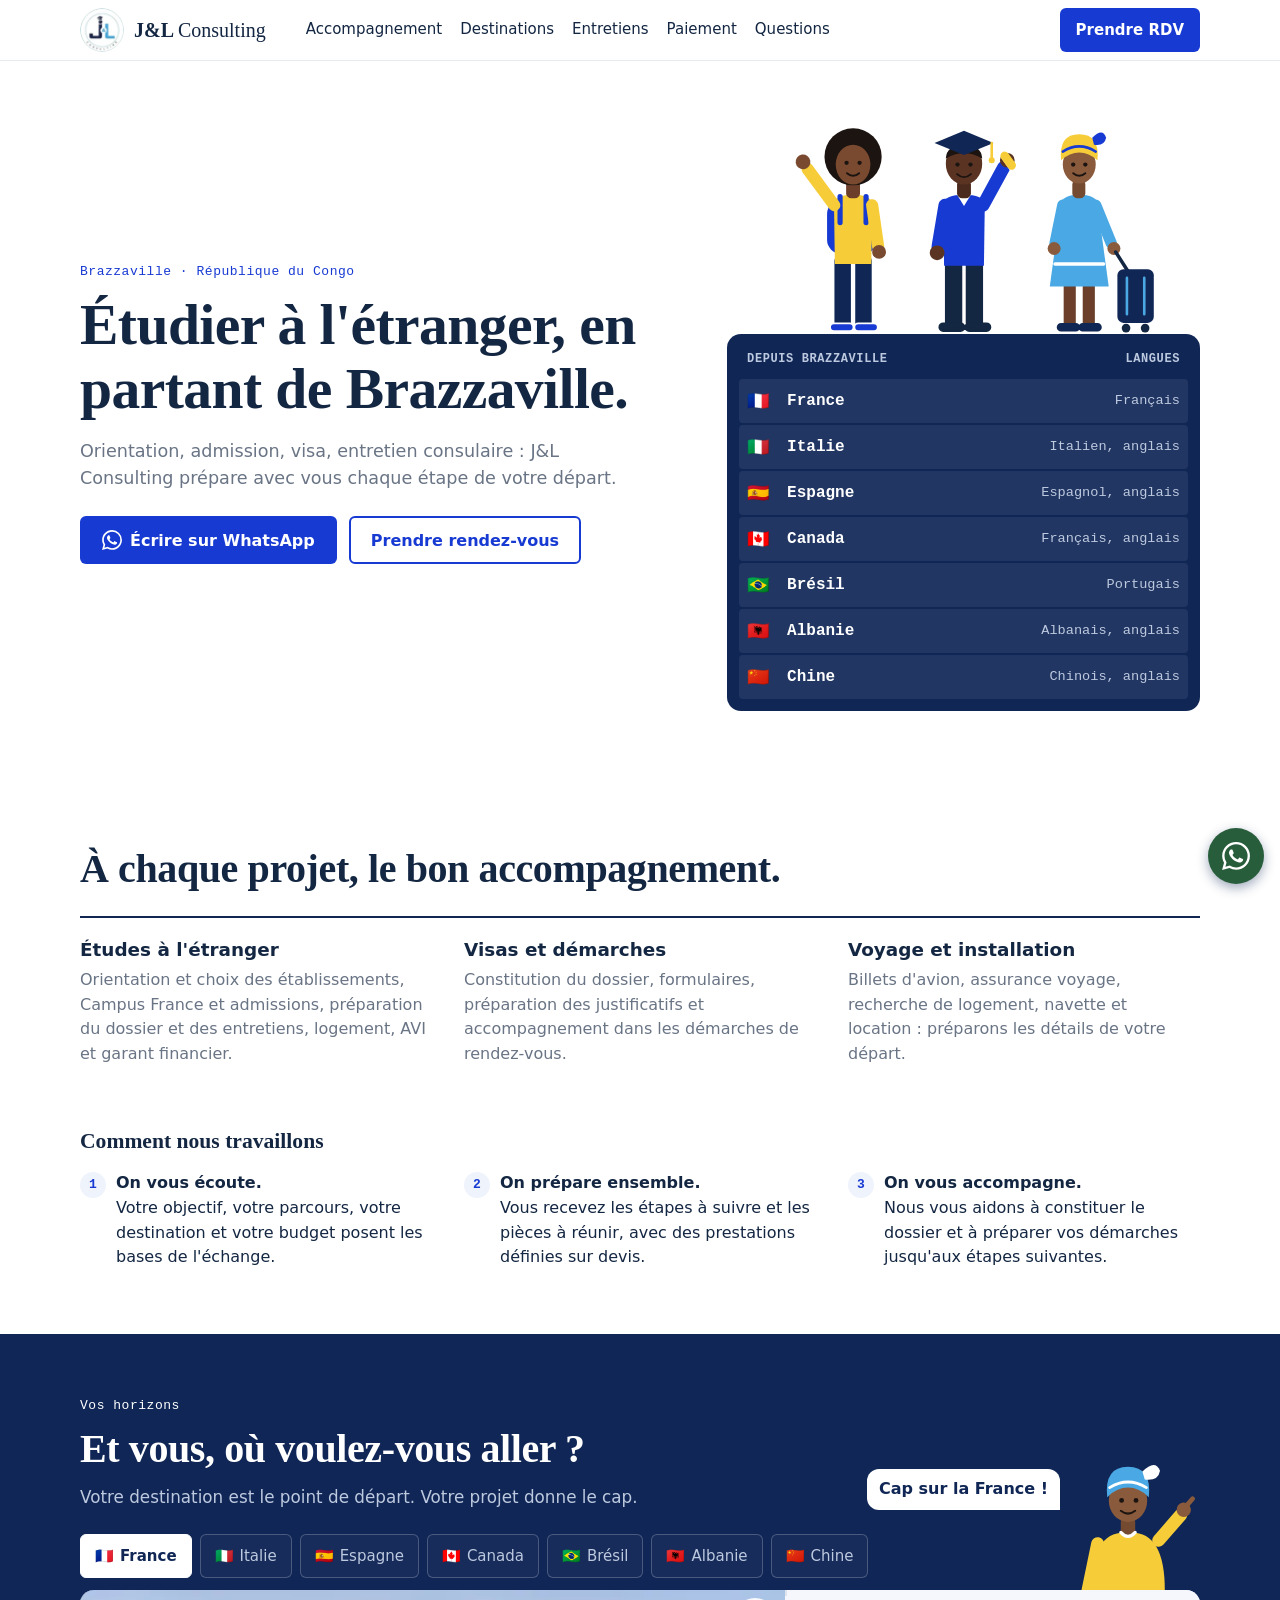
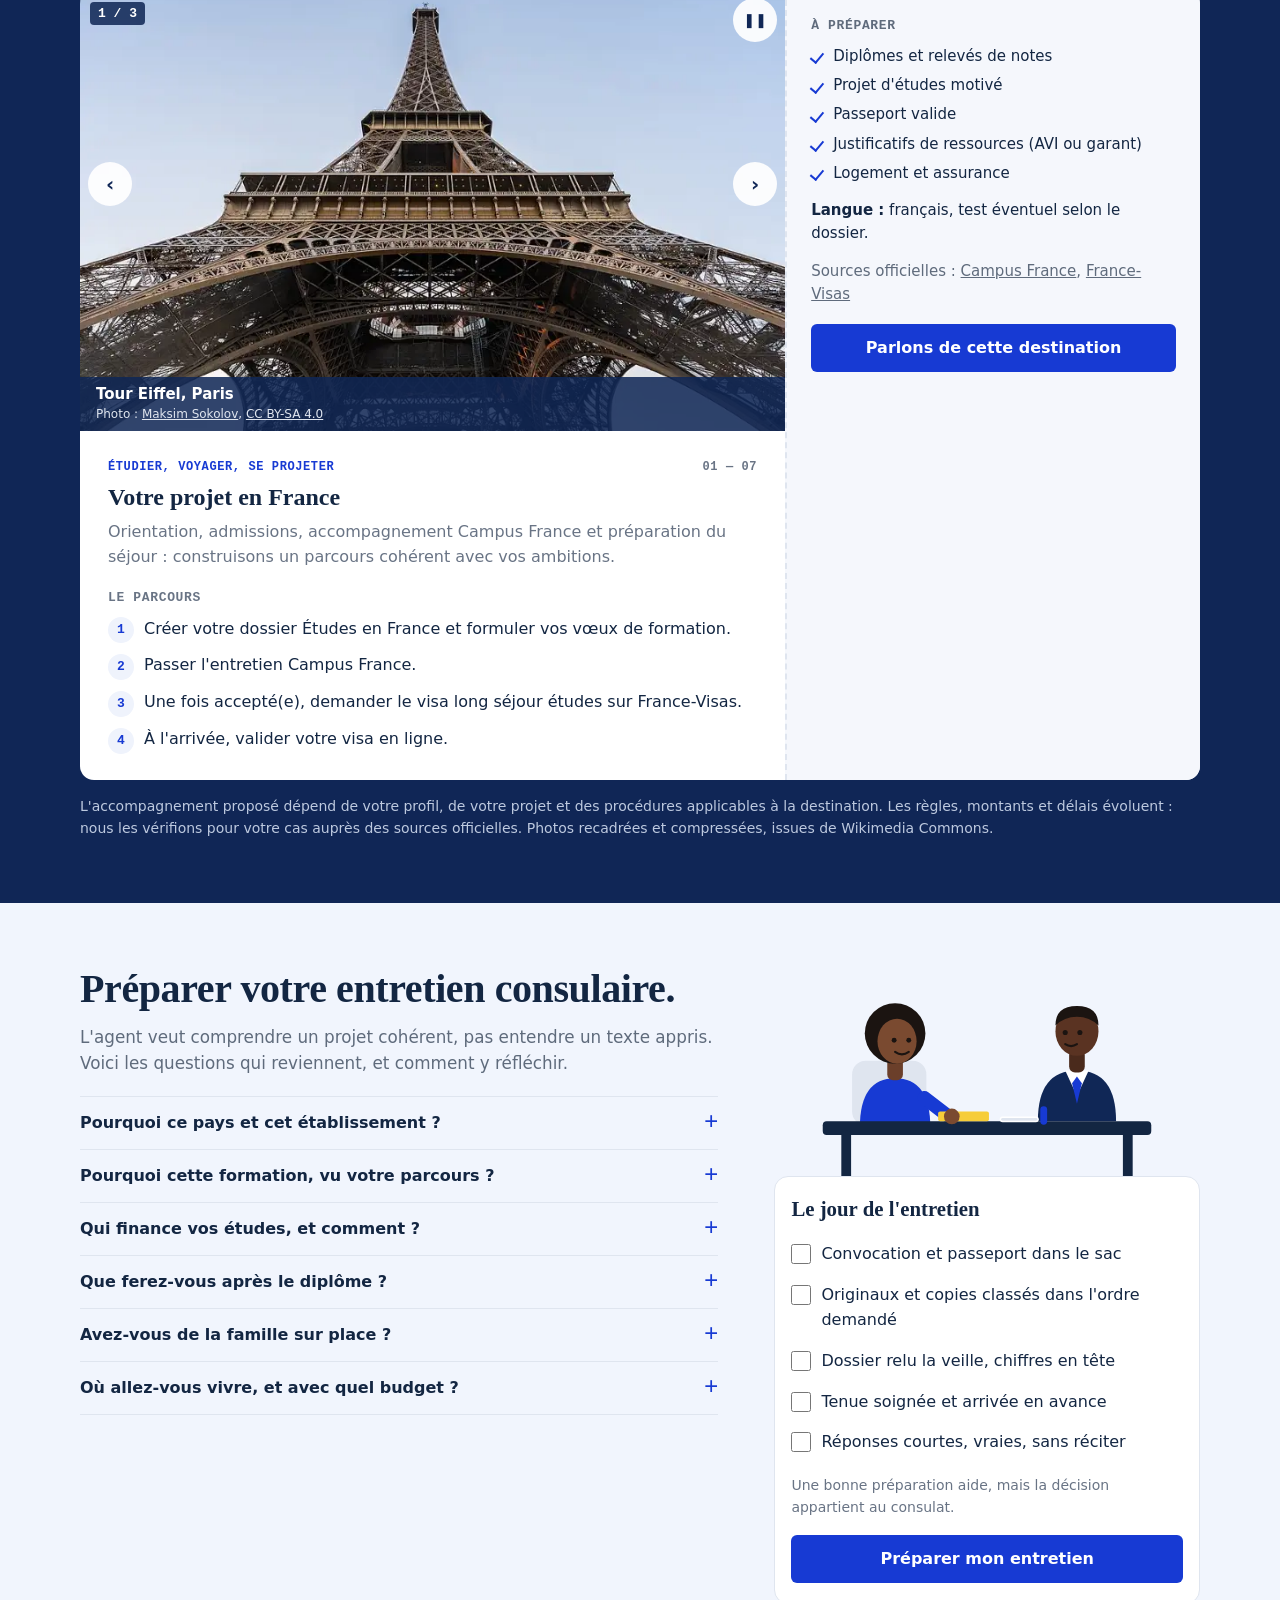
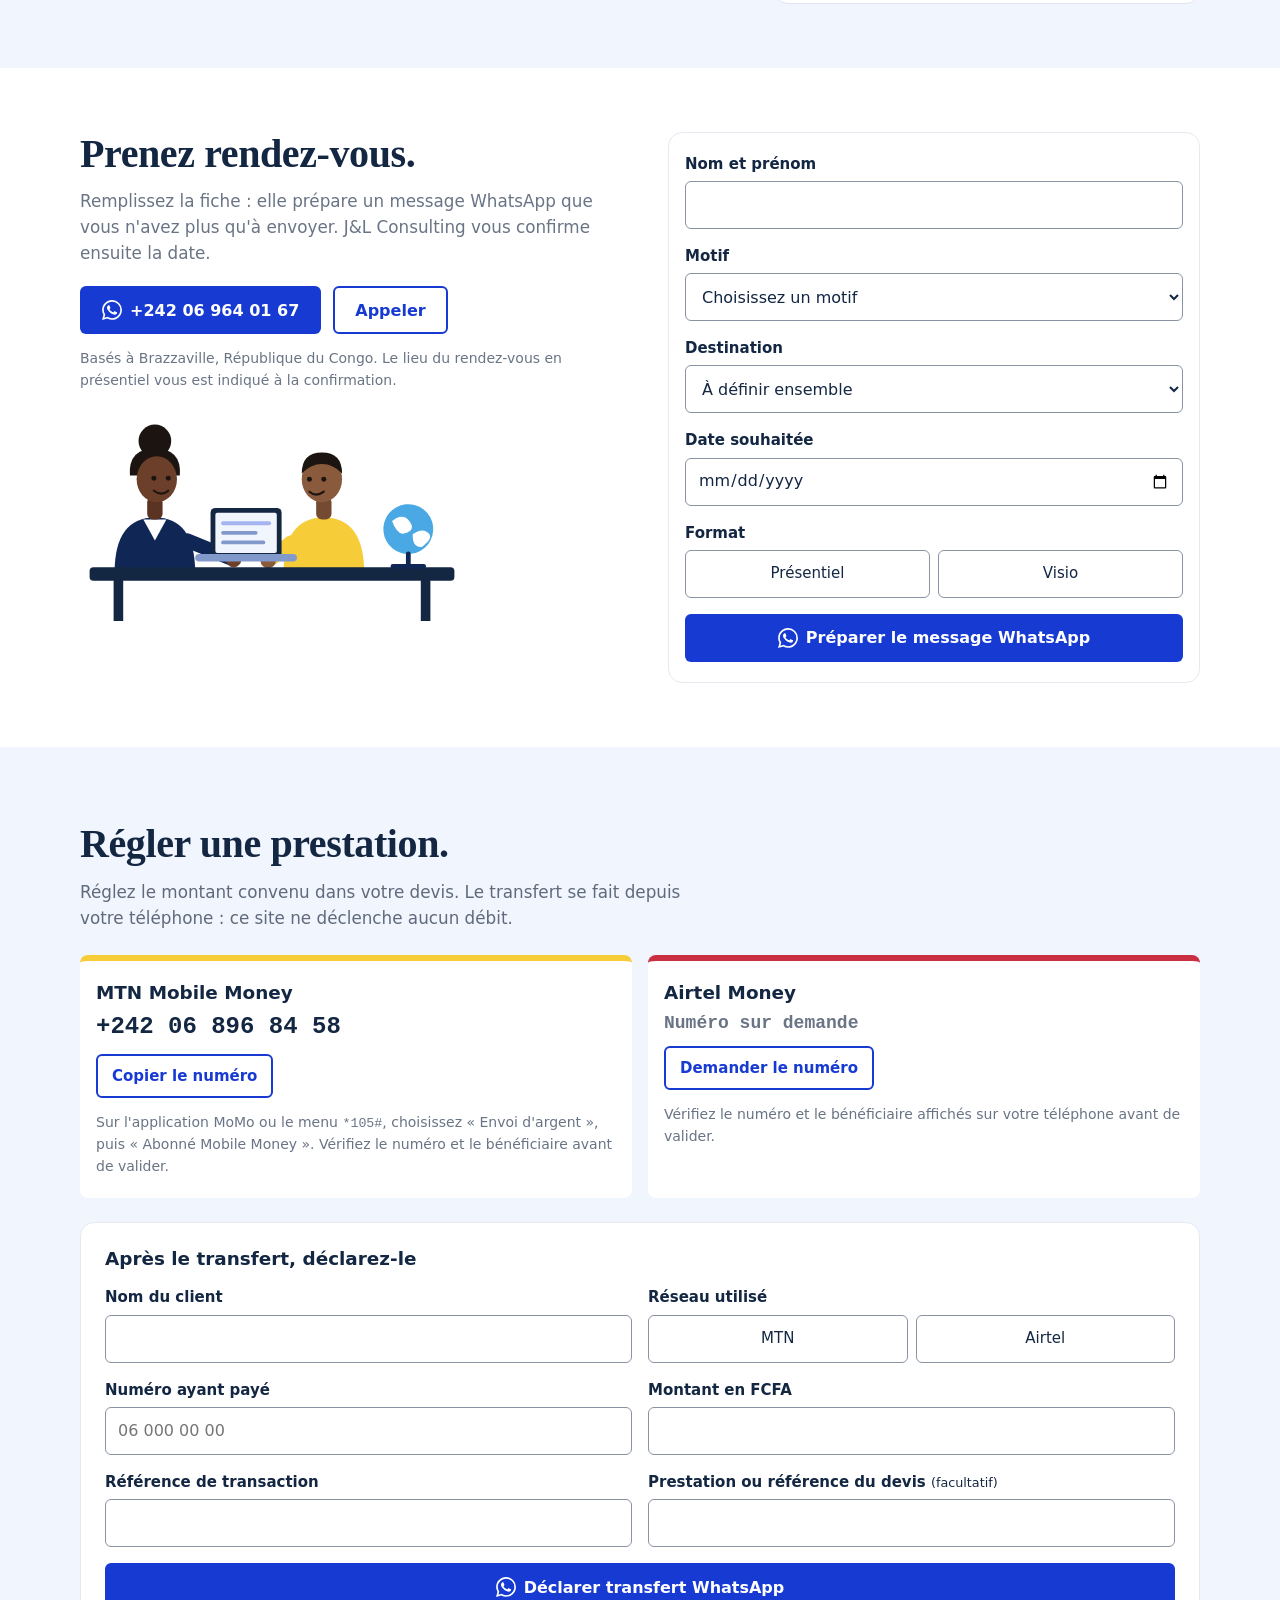
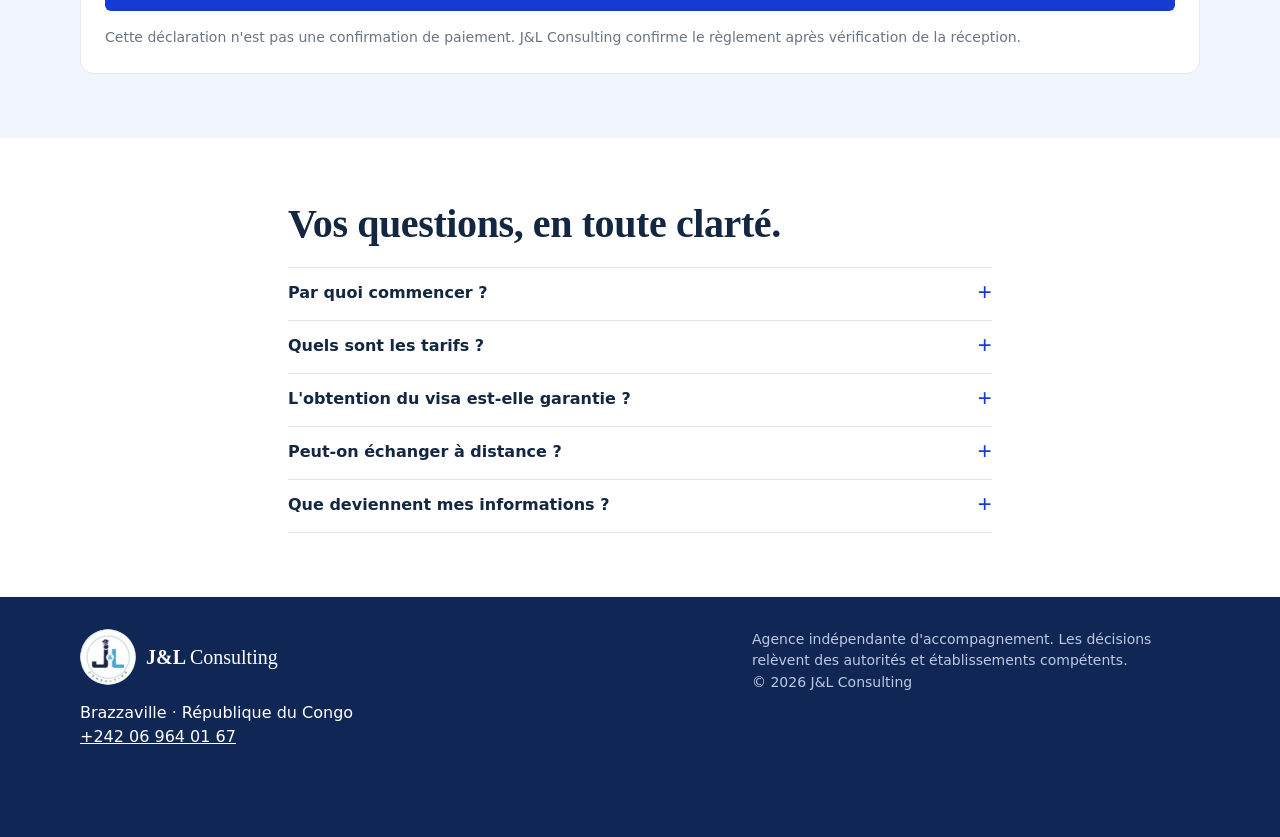
<file: index.html>
<!doctype html>
<html lang="fr">
<head>
<meta charset="utf-8">
<meta name="viewport" content="width=device-width, initial-scale=1">
<meta http-equiv="Content-Security-Policy" content="default-src 'self'; img-src 'self' https://i.ytimg.com; frame-src https://www.youtube-nocookie.com; object-src 'none'; base-uri 'self'; form-action 'none'">
<title>J&amp;L Consulting Brazzaville | Études et visas : France, Italie, Espagne, Canada, Brésil, Albanie, Chine</title>
<meta name="description" content="Orientation, admission, visa et préparation de l'entretien consulaire : J&amp;L Consulting accompagne depuis Brazzaville vos projets en France, en Italie, en Espagne, au Canada, au Brésil, en Albanie et en Chine.">
<meta name="theme-color" content="#102756">
<meta property="og:title" content="J&amp;L Consulting, votre projet à l'étranger depuis Brazzaville">
<meta property="og:description" content="France, Italie, Espagne, Canada, Brésil, Albanie, Chine : orientation, visa et entretien consulaire, étape par étape.">
<meta property="og:type" content="website">
<meta property="og:locale" content="fr_FR">
<link rel="icon" type="image/png" href="assets/favicon-64.png">
<link rel="stylesheet" href="styles.css">
<script src="app.js" defer></script>
</head>
<body>
<a class="skip" href="#contenu">Aller au contenu</a>

<svg width="0" height="0" class="sprite" aria-hidden="true">
  <symbol id="i-wa" viewBox="0 0 24 24"><path fill="currentColor" d="M17.472 14.382c-.297-.149-1.758-.867-2.03-.967-.273-.099-.471-.148-.67.15-.197.297-.767.966-.94 1.164-.173.199-.347.223-.644.075-.297-.15-1.255-.463-2.39-1.475-.883-.788-1.48-1.761-1.653-2.059-.173-.297-.018-.458.13-.606.134-.133.298-.347.446-.52.149-.174.198-.298.298-.497.099-.198.05-.371-.025-.52-.075-.149-.669-1.612-.916-2.207-.242-.579-.487-.5-.669-.51-.173-.008-.371-.01-.57-.01-.198 0-.52.074-.792.372-.272.297-1.04 1.016-1.04 2.479 0 1.462 1.065 2.875 1.213 3.074.149.198 2.096 3.2 5.077 4.487.709.306 1.262.489 1.694.625.712.227 1.36.195 1.871.118.571-.085 1.758-.719 2.006-1.413.248-.694.248-1.289.173-1.413-.074-.124-.272-.198-.57-.347m-5.421 7.403h-.004a9.87 9.87 0 01-5.031-1.378l-.361-.214-3.741.982.998-3.648-.235-.374a9.86 9.86 0 01-1.51-5.26c.001-5.45 4.436-9.884 9.888-9.884 2.64 0 5.122 1.03 6.988 2.898a9.825 9.825 0 012.893 6.994c-.003 5.45-4.437 9.884-9.885 9.884m8.413-18.297A11.815 11.815 0 0012.05 0C5.495 0 .16 5.335.157 11.892c0 2.096.547 4.142 1.588 5.945L.057 24l6.305-1.654a11.882 11.882 0 005.683 1.448h.005c6.554 0 11.89-5.335 11.893-11.893a11.821 11.821 0 00-3.48-8.413z"/></symbol>
</svg>

<header class="site-header">
  <div class="wrap header-row">
    <a class="brand" href="#accueil">
      <img src="assets/logo-96.webp" width="44" height="44" alt="">
      <span class="brand-name">J&amp;L <span>Consulting</span></span>
    </a>
    <nav class="nav" aria-label="Navigation principale">
      <a href="#accompagnement">Accompagnement</a>
      <a href="#pays">Destinations</a>
      <a href="#entretiens">Entretiens</a>
      <a href="#paiement">Paiement</a>
      <a href="#faq">Questions</a>
    </nav>
    <a class="btn btn-blue btn-small header-cta" href="#contact">Prendre RDV</a>
  </div>
</header>

<main id="contenu">

  <section class="hero" id="accueil">
    <div class="wrap hero-grid">
      <div>
        <p class="eyebrow">Brazzaville · République du Congo</p>
        <h1>Étudier à l'étranger, en partant de Brazzaville.</h1>
        <p class="lede">Orientation, admission, visa, entretien consulaire&nbsp;: J&amp;L Consulting prépare avec vous chaque étape de votre départ.</p>
        <div class="actions">
          <a class="btn btn-blue" href="https://wa.me/242069640167?text=Bonjour%20J%26L%20Consulting%2C%20je%20souhaite%20des%20informations%20sur%20vos%20services." target="_blank" rel="noopener">
            <svg class="ico" aria-hidden="true"><use href="#i-wa"/></svg> Écrire sur WhatsApp
          </a>
          <a class="btn btn-line" href="#contact">Prendre rendez-vous</a>
        </div>
      </div>

      <div class="hero-visual">
        <img class="people-hero" src="assets/personnes/groupe-depart.svg" width="480" height="252" alt="">
        <div class="board">
          <p class="board-head"><span>Depuis Brazzaville</span><span>Langues</span></p>
          <ul>
            <li><a href="#pays" data-tab="france"><span class="flag" aria-hidden="true">🇫🇷</span><span>France</span><small>Français</small></a></li>
            <li><a href="#pays" data-tab="italie"><span class="flag" aria-hidden="true">🇮🇹</span><span>Italie</span><small>Italien, anglais</small></a></li>
            <li><a href="#pays" data-tab="espagne"><span class="flag" aria-hidden="true">🇪🇸</span><span>Espagne</span><small>Espagnol, anglais</small></a></li>
            <li><a href="#pays" data-tab="canada"><span class="flag" aria-hidden="true">🇨🇦</span><span>Canada</span><small>Français, anglais</small></a></li>
            <li><a href="#pays" data-tab="bresil"><span class="flag" aria-hidden="true">🇧🇷</span><span>Brésil</span><small>Portugais</small></a></li>
            <li><a href="#pays" data-tab="albanie"><span class="flag" aria-hidden="true">🇦🇱</span><span>Albanie</span><small>Albanais, anglais</small></a></li>
            <li><a href="#pays" data-tab="chine"><span class="flag" aria-hidden="true">🇨🇳</span><span>Chine</span><small>Chinois, anglais</small></a></li>
          </ul>
        </div>
      </div>
    </div>
  </section>

  <section class="band" id="accompagnement">
    <div class="wrap">
      <h2>À chaque projet, le bon accompagnement.</h2>
      <div class="services">
        <article>
          <h3>Études à l'étranger</h3>
          <p>Orientation et choix des établissements, Campus France et admissions, préparation du dossier et des entretiens, logement, AVI et garant financier.</p>
        </article>
        <article>
          <h3>Visas et démarches</h3>
          <p>Constitution du dossier, formulaires, préparation des justificatifs et accompagnement dans les démarches de rendez-vous.</p>
        </article>
        <article>
          <h3>Voyage et installation</h3>
          <p>Billets d'avion, assurance voyage, recherche de logement, navette et location&nbsp;: préparons les détails de votre départ.</p>
        </article>
      </div>

      <h3 class="sub">Comment nous travaillons</h3>
      <ol class="steps steps-row">
        <li><strong>On vous écoute.</strong> Votre objectif, votre parcours, votre destination et votre budget posent les bases de l'échange.</li>
        <li><strong>On prépare ensemble.</strong> Vous recevez les étapes à suivre et les pièces à réunir, avec des prestations définies sur devis.</li>
        <li><strong>On vous accompagne.</strong> Nous vous aidons à constituer le dossier et à préparer vos démarches jusqu'aux étapes suivantes.</li>
      </ol>
    </div>
  </section>

  <section class="band band-dark" id="pays">
    <div class="wrap">
      <div class="dest-head">
        <div>
          <p class="eyebrow">Vos horizons</p>
          <h2>Et vous, où voulez-vous aller&nbsp;?</h2>
          <p class="intro">Votre destination est le point de départ. Votre projet donne le cap.</p>
        </div>
        <div class="guide" aria-hidden="true">
          <p class="bubble" id="bulle">Cap sur la France&nbsp;!</p>
          <img src="assets/personnes/guide.svg" width="170" height="170" alt="">
        </div>
      </div>
      <noscript><p class="note">Activez JavaScript pour parcourir les sept fiches, ou écrivez-nous au +242&nbsp;06&nbsp;964&nbsp;01&nbsp;67.</p></noscript>

      <div class="ticket">
        <div class="tabs" role="tablist" aria-label="Choisir une destination">
          <button role="tab" id="tab-france" aria-controls="fiche-france" aria-selected="true" data-bulle="Cap sur la France !"><span aria-hidden="true">🇫🇷</span> France</button>
          <button role="tab" id="tab-italie" aria-controls="fiche-italie" aria-selected="false" tabindex="-1" data-bulle="Cap sur l'Italie !"><span aria-hidden="true">🇮🇹</span> Italie</button>
          <button role="tab" id="tab-espagne" aria-controls="fiche-espagne" aria-selected="false" tabindex="-1" data-bulle="Cap sur l'Espagne !"><span aria-hidden="true">🇪🇸</span> Espagne</button>
          <button role="tab" id="tab-canada" aria-controls="fiche-canada" aria-selected="false" tabindex="-1" data-bulle="Cap sur le Canada !"><span aria-hidden="true">🇨🇦</span> Canada</button>
          <button role="tab" id="tab-bresil" aria-controls="fiche-bresil" aria-selected="false" tabindex="-1" data-bulle="Cap sur le Brésil !"><span aria-hidden="true">🇧🇷</span> Brésil</button>
          <button role="tab" id="tab-albanie" aria-controls="fiche-albanie" aria-selected="false" tabindex="-1" data-bulle="Cap sur l'Albanie !"><span aria-hidden="true">🇦🇱</span> Albanie</button>
          <button role="tab" id="tab-chine" aria-controls="fiche-chine" aria-selected="false" tabindex="-1" data-bulle="Cap sur la Chine !"><span aria-hidden="true">🇨🇳</span> Chine</button>
        </div>

        <div class="fiche" role="tabpanel" id="fiche-france" aria-labelledby="tab-france" tabindex="0">
          <div class="fiche-main">
            <section class="carousel" aria-roledescription="carrousel" aria-label="Lieux emblématiques de France">
              <ul class="slides">
                <li class="slide"><figure><img src="assets/destinations/france-tour-eiffel-480.webp" srcset="assets/destinations/france-tour-eiffel-480.webp 480w, assets/destinations/france-tour-eiffel-800.webp 800w" sizes="(min-width: 64rem) 700px, (min-width: 48rem) 63vw, 100vw" width="800" height="500" loading="lazy" alt="La tour Eiffel vue depuis sa base"><figcaption>Tour Eiffel, Paris <small>Photo&nbsp;: <a href="https://commons.wikimedia.org/wiki/File:Eiffel_Tower_in_2022_02.jpg" target="_blank" rel="noopener">Maksim Sokolov</a>, <a href="https://creativecommons.org/licenses/by-sa/4.0/deed.fr" target="_blank" rel="noopener">CC BY-SA 4.0</a></small></figcaption></figure></li>
                <li class="slide"><figure><img src="assets/destinations/france-arc-de-triomphe-480.webp" srcset="assets/destinations/france-arc-de-triomphe-480.webp 480w, assets/destinations/france-arc-de-triomphe-800.webp 800w" sizes="(min-width: 64rem) 700px, (min-width: 48rem) 63vw, 100vw" width="800" height="500" loading="lazy" alt="L'Arc de Triomphe illuminé à la tombée de la nuit"><figcaption>Arc de Triomphe, Paris <small>Photo&nbsp;: <a href="https://commons.wikimedia.org/wiki/File:Arc_de_Triomphe_de_l%27%C3%89toile_at_night_vertical_fix.jpg" target="_blank" rel="noopener">Wilfredor</a>, <a href="https://creativecommons.org/publicdomain/zero/1.0/deed.fr" target="_blank" rel="noopener">CC0</a></small></figcaption></figure></li>
                <li class="slide"><figure><img src="assets/destinations/france-mont-saint-michel-480.webp" srcset="assets/destinations/france-mont-saint-michel-480.webp 480w, assets/destinations/france-mont-saint-michel-800.webp 800w" sizes="(min-width: 64rem) 700px, (min-width: 48rem) 63vw, 100vw" width="800" height="500" loading="lazy" alt="Le Mont-Saint-Michel au lever du soleil, reflété dans l'eau"><figcaption>Mont-Saint-Michel, Normandie <small>Photo&nbsp;: <a href="https://commons.wikimedia.org/wiki/File:Mont_St_Michel_at_sunrise.jpg" target="_blank" rel="noopener">Lynx1211</a>, <a href="https://creativecommons.org/licenses/by-sa/4.0/deed.fr" target="_blank" rel="noopener">CC BY-SA 4.0</a></small></figcaption></figure></li>
              </ul>
            </section>
            <div class="fiche-text">
              <p class="kicker"><span>Étudier, voyager, se projeter</span><span class="index" aria-hidden="true">01 — 07</span></p>
              <h3>Votre projet en France</h3>
              <p>Orientation, admissions, accompagnement Campus France et préparation du séjour&nbsp;: construisons un parcours cohérent avec vos ambitions.</p>
              <h4>Le parcours</h4>
              <ol class="steps">
                <li>Créer votre dossier Études en France et formuler vos vœux de formation.</li>
                <li>Passer l'entretien Campus France.</li>
                <li>Une fois accepté(e), demander le visa long séjour études sur France-Visas.</li>
                <li>À l'arrivée, valider votre visa en ligne.</li>
              </ol>
            </div>
          </div>
          <aside class="stub">
            <h4>À préparer</h4>
            <ul class="ticks">
              <li>Diplômes et relevés de notes</li>
              <li>Projet d'études motivé</li>
              <li>Passeport valide</li>
              <li>Justificatifs de ressources (AVI ou garant)</li>
              <li>Logement et assurance</li>
            </ul>
            <p><strong>Langue&nbsp;:</strong> français, test éventuel selon le dossier.</p>
            <p class="source">Sources officielles&nbsp;: <a href="https://www.campusfrance.org/fr" target="_blank" rel="noopener">Campus France</a>, <a href="https://france-visas.gouv.fr/" target="_blank" rel="noopener">France-Visas</a></p>
            <a class="btn btn-blue" href="#contact" data-dest="France">Parlons de cette destination</a>
          </aside>
        </div>

        <div class="fiche" role="tabpanel" id="fiche-italie" aria-labelledby="tab-italie" tabindex="0" hidden>
          <div class="fiche-main">
            <section class="carousel" aria-roledescription="carrousel" aria-label="Lieux emblématiques d'Italie">
              <ul class="slides">
                <li class="slide"><figure><img src="assets/destinations/italie-colisee-480.webp" srcset="assets/destinations/italie-colisee-480.webp 480w, assets/destinations/italie-colisee-800.webp 800w" sizes="(min-width: 64rem) 700px, (min-width: 48rem) 63vw, 100vw" width="800" height="500" loading="lazy" alt="Le Colisée de Rome vu depuis le Forum romain"><figcaption>Colisée, Rome <small>Photo&nbsp;: <a href="https://commons.wikimedia.org/wiki/File:Colosseum_of_Rome_and_Roman_forum.jpg" target="_blank" rel="noopener">Wilfredor</a>, <a href="https://creativecommons.org/publicdomain/zero/1.0/deed.fr" target="_blank" rel="noopener">CC0</a></small></figcaption></figure></li>
                <li class="slide"><figure><img src="assets/destinations/italie-venise-480.webp" srcset="assets/destinations/italie-venise-480.webp 480w, assets/destinations/italie-venise-800.webp 800w" sizes="(min-width: 64rem) 700px, (min-width: 48rem) 63vw, 100vw" width="800" height="500" loading="lazy" alt="Le pont du Rialto sur le Grand Canal à Venise"><figcaption>Pont du Rialto, Venise <small>Photo&nbsp;: <a href="https://commons.wikimedia.org/wiki/File:Rialto_2025_6.jpg" target="_blank" rel="noopener">kallerna</a>, <a href="https://creativecommons.org/licenses/by-sa/4.0/deed.fr" target="_blank" rel="noopener">CC BY-SA 4.0</a></small></figcaption></figure></li>
                <li class="slide"><figure><img src="assets/destinations/italie-tour-de-pise-480.webp" srcset="assets/destinations/italie-tour-de-pise-480.webp 480w, assets/destinations/italie-tour-de-pise-800.webp 800w" sizes="(min-width: 64rem) 700px, (min-width: 48rem) 63vw, 100vw" width="800" height="500" loading="lazy" alt="La tour de Pise et la cathédrale sur la Piazza dei Miracoli"><figcaption>Tour de Pise, Toscane <small>Photo&nbsp;: <a href="https://commons.wikimedia.org/wiki/File:Piazza_dei_Miracoli_(Pisa)_2023.jpg" target="_blank" rel="noopener">PaestumPaestum</a>, <a href="https://creativecommons.org/licenses/by/4.0/deed.fr" target="_blank" rel="noopener">CC BY 4.0</a></small></figcaption></figure></li>
              </ul>
            </section>
            <div class="fiche-text">
              <p class="kicker"><span>Une nouvelle perspective</span><span class="index" aria-hidden="true">02 — 07</span></p>
              <h3>Votre projet en Italie</h3>
              <p>Projet d'études, préparation administrative, justificatifs financiers ou logement&nbsp;: échangeons sur les étapes de votre mobilité en Italie.</p>
              <h4>Le parcours</h4>
              <ol class="steps">
                <li>Choisir une formation et obtenir la confirmation de l'établissement.</li>
                <li>Faire la préinscription sur le portail Universitaly et, si elle est demandée, la reconnaissance de vos diplômes.</li>
                <li>Demander le visa d'études de long séjour auprès du poste consulaire compétent pour le Congo.</li>
                <li>À l'arrivée, demander le permis de séjour dans les 8 jours.</li>
              </ol>
            </div>
          </div>
          <aside class="stub">
            <h4>À préparer</h4>
            <ul class="ticks">
              <li>Confirmation d'admission</li>
              <li>Passeport valide</li>
              <li>Diplômes traduits et, si demandée, déclaration de valeur</li>
              <li>Preuve de ressources</li>
              <li>Logement et assurance santé</li>
            </ul>
            <p><strong>Langue&nbsp;:</strong> italien ou anglais selon le programme.</p>
            <p class="source">Source officielle&nbsp;: <a href="https://www.universitaly.it/" target="_blank" rel="noopener">Universitaly</a></p>
            <a class="btn btn-blue" href="#contact" data-dest="Italie">Parlons de cette destination</a>
          </aside>
        </div>

        <div class="fiche" role="tabpanel" id="fiche-espagne" aria-labelledby="tab-espagne" tabindex="0" hidden>
          <div class="fiche-main">
            <section class="carousel" aria-roledescription="carrousel" aria-label="Lieux emblématiques d'Espagne">
              <ul class="slides">
                <li class="slide"><figure><img src="assets/destinations/espagne-sagrada-familia-480.webp" srcset="assets/destinations/espagne-sagrada-familia-480.webp 480w, assets/destinations/espagne-sagrada-familia-800.webp 800w" sizes="(min-width: 64rem) 700px, (min-width: 48rem) 63vw, 100vw" width="800" height="500" loading="lazy" alt="Les tours de la Sagrada Família sur un ciel bleu"><figcaption>Sagrada Família, Barcelone <small>Photo&nbsp;: <a href="https://commons.wikimedia.org/wiki/File:Sagrada_Familia_Barcelona_2.jpg" target="_blank" rel="noopener">kallerna</a>, <a href="https://creativecommons.org/licenses/by-sa/4.0/deed.fr" target="_blank" rel="noopener">CC BY-SA 4.0</a></small></figcaption></figure></li>
                <li class="slide"><figure><img src="assets/destinations/espagne-alhambra-480.webp" srcset="assets/destinations/espagne-alhambra-480.webp 480w, assets/destinations/espagne-alhambra-800.webp 800w" sizes="(min-width: 64rem) 700px, (min-width: 48rem) 63vw, 100vw" width="800" height="500" loading="lazy" alt="L'Alhambra de Grenade à l'aube, devant les montagnes"><figcaption>Alhambra, Grenade <small>Photo&nbsp;: <a href="https://commons.wikimedia.org/wiki/File:Dawn_Charles_V_Palace_Alhambra_Granada_Andalusia_Spain.jpg" target="_blank" rel="noopener">Jebulon</a>, <a href="https://creativecommons.org/publicdomain/zero/1.0/deed.fr" target="_blank" rel="noopener">CC0</a></small></figcaption></figure></li>
                <li class="slide"><figure><img src="assets/destinations/espagne-plaza-de-espana-480.webp" srcset="assets/destinations/espagne-plaza-de-espana-480.webp 480w, assets/destinations/espagne-plaza-de-espana-800.webp 800w" sizes="(min-width: 64rem) 700px, (min-width: 48rem) 63vw, 100vw" width="800" height="500" loading="lazy" alt="La Plaza de España et son canal à Séville"><figcaption>Plaza de España, Séville <small>Photo&nbsp;: <a href="https://commons.wikimedia.org/wiki/File:Plaza_de_Espa%C3%B1a,_Seville_3.jpg" target="_blank" rel="noopener">kallerna</a>, <a href="https://creativecommons.org/licenses/by-sa/4.0/deed.fr" target="_blank" rel="noopener">CC BY-SA 4.0</a></small></figcaption></figure></li>
              </ul>
            </section>
            <div class="fiche-text">
              <p class="kicker"><span>Donner un nouvel élan à son parcours</span><span class="index" aria-hidden="true">03 — 07</span></p>
              <h3>Votre projet en Espagne</h3>
              <p>Vous envisagez des études ou un voyage en Espagne&nbsp;? Précisons votre objectif pour définir ensemble les démarches et les services adaptés.</p>
              <h4>Le parcours</h4>
              <ol class="steps">
                <li>Choisir une formation et obtenir l'admission. En licence, faire reconnaître votre baccalauréat (homologation ou UNEDasiss) selon l'établissement.</li>
                <li>Demander le visa d'études auprès du consulat d'Espagne compétent pour le Congo.</li>
                <li>Si le séjour dépasse six mois, demander la carte d'étranger (TIE) dans le mois suivant l'arrivée.</li>
              </ol>
            </div>
          </div>
          <aside class="stub">
            <h4>À préparer</h4>
            <ul class="ticks">
              <li>Lettre d'admission</li>
              <li>Passeport valide</li>
              <li>Preuve de ressources</li>
              <li>Assurance santé</li>
              <li>Certificat médical et casier judiciaire si demandés</li>
            </ul>
            <p><strong>Langue&nbsp;:</strong> espagnol, parfois anglais selon le programme.</p>
            <p class="source">Source officielle&nbsp;: <a href="https://www.exteriores.gob.es/" target="_blank" rel="noopener">Ministère espagnol des Affaires étrangères</a></p>
            <a class="btn btn-blue" href="#contact" data-dest="Espagne">Parlons de cette destination</a>
          </aside>
        </div>

        <div class="fiche" role="tabpanel" id="fiche-canada" aria-labelledby="tab-canada" tabindex="0" hidden>
          <div class="fiche-main">
            <section class="carousel" aria-roledescription="carrousel" aria-label="Lieux emblématiques du Canada">
              <ul class="slides">
                <li class="slide"><figure><img src="assets/destinations/canada-tour-cn-480.webp" srcset="assets/destinations/canada-tour-cn-480.webp 480w, assets/destinations/canada-tour-cn-800.webp 800w" sizes="(min-width: 64rem) 700px, (min-width: 48rem) 63vw, 100vw" width="800" height="500" loading="lazy" alt="La tour CN dans le panorama de Toronto"><figcaption>Tour CN, Toronto <small>Photo&nbsp;: <a href="https://commons.wikimedia.org/wiki/File:Toronto_skyline_as_viewed_from_Ireland_Park.jpg" target="_blank" rel="noopener">Maksim Sokolov</a>, <a href="https://creativecommons.org/licenses/by-sa/4.0/deed.fr" target="_blank" rel="noopener">CC BY-SA 4.0</a></small></figcaption></figure></li>
                <li class="slide"><figure><img src="assets/destinations/canada-chateau-frontenac-480.webp" srcset="assets/destinations/canada-chateau-frontenac-480.webp 480w, assets/destinations/canada-chateau-frontenac-800.webp 800w" sizes="(min-width: 64rem) 700px, (min-width: 48rem) 63vw, 100vw" width="800" height="500" loading="lazy" alt="Le Château Frontenac à Québec au crépuscule"><figcaption>Château Frontenac, Québec <small>Photo&nbsp;: <a href="https://commons.wikimedia.org/wiki/File:Chateau_Frontenac_at_dusk_in_Quebec_City.jpg" target="_blank" rel="noopener">Wilfredor</a>, <a href="https://creativecommons.org/publicdomain/zero/1.0/deed.fr" target="_blank" rel="noopener">CC0</a></small></figcaption></figure></li>
                <li class="slide"><figure><img src="assets/destinations/canada-chutes-niagara-480.webp" srcset="assets/destinations/canada-chutes-niagara-480.webp 480w, assets/destinations/canada-chutes-niagara-800.webp 800w" sizes="(min-width: 64rem) 700px, (min-width: 48rem) 63vw, 100vw" width="800" height="500" loading="lazy" alt="Les chutes du Niagara côté canadien"><figcaption>Chutes du Niagara, Ontario <small>Photo&nbsp;: <a href="https://commons.wikimedia.org/wiki/File:Horseshoe_Falls_(Niagara_Falls).jpg" target="_blank" rel="noopener">Maksimsokolov</a>, <a href="https://creativecommons.org/licenses/by-sa/4.0/deed.fr" target="_blank" rel="noopener">CC BY-SA 4.0</a></small></figcaption></figure></li>
              </ul>
            </section>
            <div class="fiche-text">
              <p class="kicker"><span>Voir plus loin</span><span class="index" aria-hidden="true">04 — 07</span></p>
              <h3>Votre projet au Canada</h3>
              <p>Préparez votre projet de voyage et votre dossier avec un accompagnement personnalisé. Chaque situation mérite une analyse attentive avant d'engager les démarches.</p>
              <h4>Le parcours</h4>
              <ol class="steps">
                <li>Choisir un établissement d'enseignement désigné et obtenir sa lettre d'acceptation.</li>
                <li>Au Québec, demander le CAQ. Ailleurs, obtenir l'attestation de la province ou du territoire lorsqu'elle est exigée.</li>
                <li>Déposer la demande de permis d'études en ligne auprès d'IRCC, puis donner vos données biométriques.</li>
              </ol>
            </div>
          </div>
          <aside class="stub">
            <h4>À préparer</h4>
            <ul class="ticks">
              <li>Lettre d'acceptation</li>
              <li>Passeport valide</li>
              <li>Preuve de fonds pour les frais et la vie sur place</li>
              <li>Diplômes et relevés de notes</li>
              <li>Lettre expliquant votre projet</li>
            </ul>
            <p><strong>Langue&nbsp;:</strong> français ou anglais, test parfois exigé.</p>
            <p class="source">Source officielle&nbsp;: <a href="https://www.canada.ca/fr/immigration-refugies-citoyennete/services/etudier-canada.html" target="_blank" rel="noopener">IRCC, Canada.ca</a></p>
            <a class="btn btn-blue" href="#contact" data-dest="Canada">Parlons de cette destination</a>
          </aside>
        </div>

        <div class="fiche" role="tabpanel" id="fiche-bresil" aria-labelledby="tab-bresil" tabindex="0" hidden>
          <div class="fiche-main">
            <section class="carousel" aria-roledescription="carrousel" aria-label="Lieux emblématiques du Brésil">
              <ul class="slides">
                <li class="slide"><figure><img src="assets/destinations/bresil-christ-redempteur-480.webp" srcset="assets/destinations/bresil-christ-redempteur-480.webp 480w, assets/destinations/bresil-christ-redempteur-800.webp 800w" sizes="(min-width: 64rem) 700px, (min-width: 48rem) 63vw, 100vw" width="800" height="500" loading="lazy" alt="La statue du Christ Rédempteur à Rio de Janeiro"><figcaption>Christ Rédempteur, Rio de Janeiro <small>Photo&nbsp;: <a href="https://commons.wikimedia.org/wiki/File:Rio_de_Janeiro_-_Cristo_Redentor_01.jpg" target="_blank" rel="noopener">Arturdiasr</a>, <a href="https://creativecommons.org/licenses/by-sa/4.0/deed.fr" target="_blank" rel="noopener">CC BY-SA 4.0</a></small></figcaption></figure></li>
                <li class="slide"><figure><img src="assets/destinations/bresil-pain-de-sucre-480.webp" srcset="assets/destinations/bresil-pain-de-sucre-480.webp 480w, assets/destinations/bresil-pain-de-sucre-800.webp 800w" sizes="(min-width: 64rem) 700px, (min-width: 48rem) 63vw, 100vw" width="800" height="500" loading="lazy" alt="Le Pain de Sucre dominant la baie de Rio"><figcaption>Pain de Sucre, Rio de Janeiro <small>Photo&nbsp;: <a href="https://commons.wikimedia.org/wiki/File:Sugarloaf_Mountain,_Rio_de_Janeiro,_Brazil.jpg" target="_blank" rel="noopener">Wilfredor</a>, <a href="https://creativecommons.org/publicdomain/zero/1.0/deed.fr" target="_blank" rel="noopener">CC0</a></small></figcaption></figure></li>
                <li class="slide"><figure><img src="assets/destinations/bresil-iguacu-480.webp" srcset="assets/destinations/bresil-iguacu-480.webp 480w, assets/destinations/bresil-iguacu-800.webp 800w" sizes="(min-width: 64rem) 700px, (min-width: 48rem) 63vw, 100vw" width="800" height="500" loading="lazy" alt="Les chutes d'Iguaçu"><figcaption>Chutes d'Iguaçu <small>Photo&nbsp;: <a href="https://commons.wikimedia.org/wiki/File:Iguaz%C3%BA_Falls_06.jpg" target="_blank" rel="noopener">Bernard Gagnon</a>, <a href="https://creativecommons.org/licenses/by-sa/4.0/deed.fr" target="_blank" rel="noopener">CC BY-SA 4.0</a></small></figcaption></figure></li>
              </ul>
            </section>
            <div class="fiche-text">
              <p class="kicker"><span>Un autre horizon</span><span class="index" aria-hidden="true">05 — 07</span></p>
              <h3>Votre projet au Brésil</h3>
              <p>Un voyage au Brésil se prépare. Nous vous aidons à structurer votre demande, à réunir les pièces de votre dossier et à organiser les prochaines étapes.</p>
              <h4>Le parcours</h4>
              <ol class="steps">
                <li>Choisir entre une candidature directe et un programme de coopération (PEC-G en licence, PEC-PG en master ou doctorat), selon l'ouverture de l'année.</li>
                <li>Préparer le portugais&nbsp;: le certificat Celpe-Bras est demandé dans le cadre du PEC-G.</li>
                <li>Demander le visa temporaire d'études auprès du consulat du Brésil compétent.</li>
                <li>À l'arrivée, vous enregistrer auprès de la Police fédérale dans le délai indiqué.</li>
              </ol>
            </div>
          </div>
          <aside class="stub">
            <h4>À préparer</h4>
            <ul class="ticks">
              <li>Lettre d'admission ou de sélection</li>
              <li>Passeport valide</li>
              <li>Diplômes traduits</li>
              <li>Casier judiciaire</li>
              <li>Preuve de ressources</li>
            </ul>
            <p><strong>Langue&nbsp;:</strong> portugais.</p>
            <p class="source">Source officielle&nbsp;: <a href="https://www.gov.br/mre/pt-br" target="_blank" rel="noopener">Itamaraty, gov.br</a></p>
            <a class="btn btn-blue" href="#contact" data-dest="Brésil">Parlons de cette destination</a>
          </aside>
        </div>

        <div class="fiche" role="tabpanel" id="fiche-albanie" aria-labelledby="tab-albanie" tabindex="0" hidden>
          <div class="fiche-main">
            <section class="carousel" aria-roledescription="carrousel" aria-label="Lieux emblématiques d'Albanie">
              <ul class="slides">
                <li class="slide"><figure><img src="assets/destinations/albanie-berat-480.webp" srcset="assets/destinations/albanie-berat-480.webp 480w, assets/destinations/albanie-berat-800.webp 800w" sizes="(min-width: 64rem) 700px, (min-width: 48rem) 63vw, 100vw" width="800" height="500" loading="lazy" alt="La vieille ville de Berat au bord de la rivière Osum"><figcaption>Vieille ville de Berat <small>Photo&nbsp;: <a href="https://commons.wikimedia.org/wiki/File:The_old_city_of_Berat.jpg" target="_blank" rel="noopener">Ivan Koev</a>, <a href="https://creativecommons.org/licenses/by-sa/4.0/deed.fr" target="_blank" rel="noopener">CC BY-SA 4.0</a></small></figcaption></figure></li>
                <li class="slide"><figure><img src="assets/destinations/albanie-gjirokaster-480.webp" srcset="assets/destinations/albanie-gjirokaster-480.webp 480w, assets/destinations/albanie-gjirokaster-800.webp 800w" sizes="(min-width: 64rem) 700px, (min-width: 48rem) 63vw, 100vw" width="800" height="500" loading="lazy" alt="La tour de l'horloge du château de Gjirokastër"><figcaption>Château de Gjirokastër <small>Photo&nbsp;: <a href="https://commons.wikimedia.org/wiki/File:Gjirokast%C3%ABr_Castle_(by_Pudelek)_5_-_Clock_Tower.JPG" target="_blank" rel="noopener">Pudelek</a>, <a href="https://creativecommons.org/licenses/by-sa/4.0/deed.fr" target="_blank" rel="noopener">CC BY-SA 4.0</a></small></figcaption></figure></li>
                <li class="slide"><figure><img src="assets/destinations/albanie-tirana-480.webp" srcset="assets/destinations/albanie-tirana-480.webp 480w, assets/destinations/albanie-tirana-800.webp 800w" sizes="(min-width: 64rem) 700px, (min-width: 48rem) 63vw, 100vw" width="800" height="500" loading="lazy" alt="La statue de Skanderbeg sur la place centrale de Tirana"><figcaption>Place Skanderbeg, Tirana <small>Photo&nbsp;: <a href="https://commons.wikimedia.org/wiki/File:Monumento_a_Skanderbeg,_Tirana,_Albania,_2014-04-17,_DD_03.JPG" target="_blank" rel="noopener">Diego Delso</a>, <a href="https://creativecommons.org/licenses/by-sa/3.0/deed.fr" target="_blank" rel="noopener">CC BY-SA 3.0</a></small></figcaption></figure></li>
              </ul>
            </section>
            <div class="fiche-text">
              <p class="kicker"><span>Découvrir de nouvelles possibilités</span><span class="index" aria-hidden="true">06 — 07</span></p>
              <h3>Votre projet en Albanie</h3>
              <p>Parlons de votre séjour en Albanie. Nous vous accompagnons dans la préparation de votre projet et de vos démarches selon votre situation.</p>
              <h4>Le parcours</h4>
              <ol class="steps">
                <li>Choisir l'établissement et obtenir la lettre d'admission.</li>
                <li>Vérifier si un visa est requis et, le cas échéant, déposer la demande en ligne sur le portail e-Visa.</li>
                <li>À l'arrivée, demander le permis de séjour dans le délai indiqué.</li>
              </ol>
            </div>
          </div>
          <aside class="stub">
            <h4>À préparer</h4>
            <ul class="ticks">
              <li>Lettre d'admission</li>
              <li>Passeport valide</li>
              <li>Preuve de ressources</li>
              <li>Justificatif de logement</li>
              <li>Assurance santé</li>
            </ul>
            <p><strong>Langue&nbsp;:</strong> albanais, parfois anglais selon le programme.</p>
            <p class="source">Source officielle&nbsp;: <a href="https://e-visa.al/" target="_blank" rel="noopener">e-Visa Albanie</a></p>
            <a class="btn btn-blue" href="#contact" data-dest="Albanie">Parlons de cette destination</a>
          </aside>
        </div>

        <div class="fiche" role="tabpanel" id="fiche-chine" aria-labelledby="tab-chine" tabindex="0" hidden>
          <div class="fiche-main">
            <section class="carousel" aria-roledescription="carrousel" aria-label="Lieux emblématiques de Chine">
              <ul class="slides">
                <li class="slide"><figure><img src="assets/destinations/chine-grande-muraille-480.webp" srcset="assets/destinations/chine-grande-muraille-480.webp 480w, assets/destinations/chine-grande-muraille-800.webp 800w" sizes="(min-width: 64rem) 700px, (min-width: 48rem) 63vw, 100vw" width="800" height="500" loading="lazy" alt="La Grande Muraille serpentant sur les collines vertes"><figcaption>Grande Muraille <small>Photo&nbsp;: <a href="https://commons.wikimedia.org/wiki/File:20090529_Great_Wall_8185.jpg" target="_blank" rel="noopener">Jakub Hałun</a>, <a href="https://creativecommons.org/licenses/by-sa/3.0/deed.fr" target="_blank" rel="noopener">CC BY-SA 3.0</a></small></figcaption></figure></li>
                <li class="slide"><figure><img src="assets/destinations/chine-cite-interdite-480.webp" srcset="assets/destinations/chine-cite-interdite-480.webp 480w, assets/destinations/chine-cite-interdite-800.webp 800w" sizes="(min-width: 64rem) 700px, (min-width: 48rem) 63vw, 100vw" width="800" height="500" loading="lazy" alt="Un pavillon rouge et doré de la Cité interdite"><figcaption>Cité interdite, Pékin <small>Photo&nbsp;: <a href="https://commons.wikimedia.org/wiki/File:Beijing_forbidden_city_Belvedere_of_Embodying_Benevolence-20071018-RM-142403.jpg" target="_blank" rel="noopener">Ermell</a>, <a href="https://creativecommons.org/licenses/by-sa/4.0/deed.fr" target="_blank" rel="noopener">CC BY-SA 4.0</a></small></figcaption></figure></li>
                <li class="slide"><figure><img src="assets/destinations/chine-shanghai-480.webp" srcset="assets/destinations/chine-shanghai-480.webp 480w, assets/destinations/chine-shanghai-800.webp 800w" sizes="(min-width: 64rem) 700px, (min-width: 48rem) 63vw, 100vw" width="800" height="500" loading="lazy" alt="Les gratte-ciel de Pudong à Shanghai"><figcaption>Pudong, Shanghai <small>Photo&nbsp;: <a href="https://commons.wikimedia.org/wiki/File:Shanghai_skyline_waterfront_pudong_5166168_69_70.jpg" target="_blank" rel="noopener">Ermell</a>, <a href="https://creativecommons.org/publicdomain/zero/1.0/deed.fr" target="_blank" rel="noopener">CC0</a></small></figcaption></figure></li>
              </ul>
            </section>
            <div class="fiche-text">
              <p class="kicker"><span>Faire grandir ses ambitions</span><span class="index" aria-hidden="true">07 — 07</span></p>
              <h3>Votre projet en Chine</h3>
              <p>Pour votre projet de voyage en Chine, commençons par clarifier votre objectif et les pièces à préparer afin de constituer votre dossier avec méthode.</p>
              <h4>Le parcours</h4>
              <ol class="steps">
                <li>Choisir l'université, le programme et, si besoin, la bourse visée.</li>
                <li>Candidater, puis recevoir la lettre d'admission et le formulaire JW201 ou JW202.</li>
                <li>Demander le visa X1 (plus de 6 mois) ou X2 (6 mois ou moins).</li>
                <li>Avec un visa X1, demander le permis de résidence dans les 30 jours suivant l'arrivée.</li>
              </ol>
            </div>
          </div>
          <aside class="stub">
            <h4>À préparer</h4>
            <ul class="ticks">
              <li>Lettre d'admission et JW201 ou JW202</li>
              <li>Passeport valide</li>
              <li>Examen médical pour étrangers</li>
              <li>Diplômes et relevés certifiés</li>
              <li>Casier judiciaire si demandé</li>
            </ul>
            <p><strong>Langue&nbsp;:</strong> chinois (HSK) ou anglais selon le programme.</p>
            <p class="source">Source officielle&nbsp;: <a href="https://www.visaforchina.cn/" target="_blank" rel="noopener">Visa for China</a></p>
            <a class="btn btn-blue" href="#contact" data-dest="Chine">Parlons de cette destination</a>
          </aside>
        </div>
      </div>

      <p class="note">L'accompagnement proposé dépend de votre profil, de votre projet et des procédures applicables à la destination. Les règles, montants et délais évoluent&nbsp;: nous les vérifions pour votre cas auprès des sources officielles. Photos recadrées et compressées, issues de Wikimedia Commons.</p>
    </div>
  </section>

  <section class="band band-alt" id="entretiens">
    <div class="wrap interview">
      <div>
        <h2>Préparer votre entretien consulaire.</h2>
        <p class="intro">L'agent veut comprendre un projet cohérent, pas entendre un texte appris. Voici les questions qui reviennent, et comment y réfléchir.</p>
        <div class="faq">
          <details>
            <summary>Pourquoi ce pays et cet établissement&nbsp;?</summary>
            <p>Citez des raisons précises&nbsp;: le contenu du programme, un cours, un débouché. Évitez les généralités sur la qualité de vie.</p>
          </details>
          <details>
            <summary>Pourquoi cette formation, vu votre parcours&nbsp;?</summary>
            <p>Reliez votre dernier diplôme à la formation visée. En cas de réorientation, expliquez simplement ce qui l'a motivée.</p>
          </details>
          <details>
            <summary>Qui finance vos études, et comment&nbsp;?</summary>
            <p>Connaissez le coût annuel, le nom du garant et l'origine des fonds. Vos réponses doivent correspondre aux documents déposés.</p>
          </details>
          <details>
            <summary>Que ferez-vous après le diplôme&nbsp;?</summary>
            <p>Décrivez un projet réaliste&nbsp;: un métier, un secteur, un lieu. Il doit découler logiquement de la formation choisie.</p>
          </details>
          <details>
            <summary>Avez-vous de la famille sur place&nbsp;?</summary>
            <p>Répondez toujours la vérité, de façon cohérente avec votre dossier. Une contradiction pèse plus lourd que la réponse elle-même.</p>
          </details>
          <details>
            <summary>Où allez-vous vivre, et avec quel budget&nbsp;?</summary>
            <p>Sachez indiquer la ville, le type de logement et une estimation de vos dépenses mensuelles.</p>
          </details>
        </div>
      </div>

      <div class="interview-side">
        <img class="scene" src="assets/personnes/entretien.svg" width="360" height="214" loading="lazy" alt="">
        <div class="checklist">
          <h3>Le jour de l'entretien</h3>
          <ul>
            <li><label><input type="checkbox"> <span>Convocation et passeport dans le sac</span></label></li>
            <li><label><input type="checkbox"> <span>Originaux et copies classés dans l'ordre demandé</span></label></li>
            <li><label><input type="checkbox"> <span>Dossier relu la veille, chiffres en tête</span></label></li>
            <li><label><input type="checkbox"> <span>Tenue soignée et arrivée en avance</span></label></li>
            <li><label><input type="checkbox"> <span>Réponses courtes, vraies, sans réciter</span></label></li>
          </ul>
          <p class="small">Une bonne préparation aide, mais la décision appartient au consulat.</p>
          <a class="btn btn-blue" href="#contact" data-motif="entretien">Préparer mon entretien</a>
        </div>
      </div>
    </div>
  </section>

  <section class="band" id="temoignages" hidden>
    <div class="wrap">
      <h2>Ils ont préparé leur départ avec nous.</h2>
      <div class="quotes" id="liste-temoignages"></div>
    </div>
  </section>

  <section class="band band-alt" id="videos" hidden>
    <div class="wrap">
      <h2>En vidéo</h2>
      <div class="videos" id="liste-videos"></div>
    </div>
  </section>

  <section class="band" id="contact">
    <div class="wrap contact">
      <div>
        <h2>Prenez rendez-vous.</h2>
        <p class="intro">Remplissez la fiche&nbsp;: elle prépare un message WhatsApp que vous n'avez plus qu'à envoyer. J&amp;L Consulting vous confirme ensuite la date.</p>
        <div class="direct">
          <a class="btn btn-blue" href="https://wa.me/242069640167?text=Bonjour%20J%26L%20Consulting%2C%20je%20souhaite%20des%20informations%20sur%20vos%20services." target="_blank" rel="noopener">
            <svg class="ico" aria-hidden="true"><use href="#i-wa"/></svg> +242 06 964 01 67
          </a>
          <a class="btn btn-line" href="tel:+242069640167">Appeler</a>
        </div>
        <p class="small">Basés à Brazzaville, République du Congo. Le lieu du rendez-vous en présentiel vous est indiqué à la confirmation.</p>
        <img class="scene scene-contact" src="assets/personnes/conseil.svg" width="400" height="214" loading="lazy" alt="">
      </div>

      <form class="card form" id="form-rdv">
        <noscript><p class="note">Ce formulaire nécessite JavaScript. Écrivez-nous directement sur WhatsApp.</p></noscript>
        <div class="field">
          <label for="rdv-nom">Nom et prénom</label>
          <input id="rdv-nom" name="nom" required maxlength="80" autocomplete="name">
        </div>
        <div class="field">
          <label for="rdv-motif">Motif</label>
          <select id="rdv-motif" name="motif" required>
            <option value="">Choisissez un motif</option>
            <option value="orientation">Orientation et choix de formation</option>
            <option value="admission">Admission et Campus France</option>
            <option value="visa">Demande de visa</option>
            <option value="entretien">Préparation de l'entretien consulaire</option>
            <option value="finances">AVI et garant financier</option>
            <option value="depart">Logement, voyage et installation</option>
            <option value="autre">Autre demande</option>
          </select>
        </div>
        <div class="field">
          <label for="rdv-dest">Destination</label>
          <select id="rdv-dest" name="destination">
            <option>À définir ensemble</option>
            <option>France</option>
            <option>Italie</option>
            <option>Espagne</option>
            <option>Canada</option>
            <option>Brésil</option>
            <option>Albanie</option>
            <option>Chine</option>
          </select>
        </div>
        <div class="field">
          <label for="rdv-date">Date souhaitée</label>
          <input id="rdv-date" name="date" type="date" required>
        </div>
        <fieldset class="field">
          <legend>Format</legend>
          <div class="seg">
            <label><input type="radio" name="format" value="Présentiel à Brazzaville" required><span>Présentiel</span></label>
            <label><input type="radio" name="format" value="Visio"><span>Visio</span></label>
          </div>
        </fieldset>
        <button class="btn btn-blue" type="submit">
          <svg class="ico" aria-hidden="true"><use href="#i-wa"/></svg> Préparer le message WhatsApp
        </button>
        <p class="status" role="status" id="rdv-status"></p>
      </form>
    </div>
  </section>

  <section class="band band-alt" id="paiement">
    <div class="wrap">
      <div class="pay-head">
        <div>
          <h2>Régler une prestation.</h2>
          <p class="intro">Réglez le montant convenu dans votre devis. Le transfert se fait depuis votre téléphone&nbsp;: ce site ne déclenche aucun débit.</p>
        </div>
        <img class="scene-pay" src="assets/personnes/paiement.svg" width="200" height="180" loading="lazy" alt="">
      </div>

      <div class="pay-grid">
        <div class="momo momo-mtn">
          <h3>MTN Mobile Money</h3>
          <p class="number"><span id="num-mtn">+242 06 896 84 58</span></p>
          <button class="btn btn-line btn-small" type="button" data-copy="#num-mtn">Copier le numéro</button>
          <p class="small">Sur l'application MoMo ou le menu <code>*105#</code>, choisissez «&nbsp;Envoi d'argent&nbsp;», puis «&nbsp;Abonné Mobile Money&nbsp;». Vérifiez le numéro et le bénéficiaire avant de valider.</p>
        </div>

        <div class="momo momo-airtel">
          <h3>Airtel Money</h3>
          <div id="airtel-demande">
            <p class="number number-muted">Numéro sur demande</p>
            <a class="btn btn-line btn-small" id="airtel-link" href="https://wa.me/242069640167?text=Bonjour%20J%26L%20Consulting%2C%20je%20souhaite%20le%20num%C3%A9ro%20Airtel%20Money%20pour%20r%C3%A9gler%20une%20prestation." target="_blank" rel="noopener">Demander le numéro</a>
          </div>
          <div id="airtel-numero" hidden>
            <p class="number"><span id="num-airtel"></span></p>
            <button class="btn btn-line btn-small" type="button" data-copy="#num-airtel">Copier le numéro</button>
          </div>
          <p class="small">Vérifiez le numéro et le bénéficiaire affichés sur votre téléphone avant de valider.</p>
        </div>
      </div>

      <form class="card form form-wide" id="form-transfert">
        <h3>Après le transfert, déclarez-le</h3>
        <noscript><p class="note">Ce formulaire nécessite JavaScript. Envoyez votre référence directement sur WhatsApp.</p></noscript>
        <div class="field">
          <label for="pay-nom">Nom du client</label>
          <input id="pay-nom" name="nom" required maxlength="80" autocomplete="name">
        </div>
        <fieldset class="field">
          <legend>Réseau utilisé</legend>
          <div class="seg">
            <label><input type="radio" name="reseau" value="MTN Mobile Money" required><span>MTN</span></label>
            <label><input type="radio" name="reseau" value="Airtel Money"><span>Airtel</span></label>
          </div>
        </fieldset>
        <div class="field">
          <label for="pay-tel">Numéro ayant payé</label>
          <input id="pay-tel" name="tel" type="tel" inputmode="tel" required pattern="[0-9+ ]{6,20}" autocomplete="tel" placeholder="06 000 00 00">
        </div>
        <div class="field">
          <label for="pay-montant">Montant en FCFA</label>
          <input id="pay-montant" name="montant" type="number" inputmode="numeric" min="1" step="1" required>
        </div>
        <div class="field">
          <label for="pay-ref">Référence de transaction</label>
          <input id="pay-ref" name="ref" required maxlength="60" autocomplete="off">
        </div>
        <div class="field">
          <label for="pay-objet">Prestation ou référence du devis <small>(facultatif)</small></label>
          <input id="pay-objet" name="objet" maxlength="100">
        </div>
        <button class="btn btn-blue" type="submit">
          <svg class="ico" aria-hidden="true"><use href="#i-wa"/></svg> Déclarer transfert WhatsApp
        </button>
        <p class="small">Cette déclaration n'est pas une confirmation de paiement. J&amp;L Consulting confirme le règlement après vérification de la réception.</p>
        <p class="status" role="status" id="pay-status"></p>
      </form>
    </div>
  </section>

  <section class="band" id="faq">
    <div class="wrap narrow">
      <h2>Vos questions, en toute clarté.</h2>
      <div class="faq">
        <details>
          <summary>Par quoi commencer&nbsp;?</summary>
          <p>Présentez-nous votre objectif et la destination envisagée sur WhatsApp. Pour un projet d'études, indiquez aussi votre niveau actuel et la formation recherchée.</p>
        </details>
        <details>
          <summary>Quels sont les tarifs&nbsp;?</summary>
          <p>Le coût dépend de la destination et des services choisis. Un devis personnalisé précise les honoraires de J&amp;L Consulting et distingue les frais officiels ou de tiers, ainsi que les fonds à justifier lorsque cela s'applique.</p>
        </details>
        <details>
          <summary>L'obtention du visa est-elle garantie&nbsp;?</summary>
          <p>Non. La décision appartient uniquement aux autorités compétentes. L'accompagnement ne garantit ni un visa, ni une admission, ni un rendez-vous.</p>
        </details>
        <details>
          <summary>Peut-on échanger à distance&nbsp;?</summary>
          <p>Oui, sur WhatsApp ou en visio. Choisissez le format qui vous convient dans la fiche de rendez-vous.</p>
        </details>
        <details>
          <summary>Que deviennent mes informations&nbsp;?</summary>
          <p>Ce site ne les enregistre pas. Elles figurent uniquement dans le message WhatsApp que vous choisissez d'envoyer.</p>
        </details>
      </div>
    </div>
  </section>
</main>

<footer class="site-footer">
  <div class="wrap footer-row">
    <div>
      <p class="brand">
        <img src="assets/logo-96.webp" width="56" height="56" loading="lazy" alt="">
        <span class="brand-name">J&amp;L <span>Consulting</span></span>
      </p>
      <p>Brazzaville · République du Congo<br><a href="tel:+242069640167">+242 06 964 01 67</a></p>
    </div>
    <p class="small">Agence indépendante d'accompagnement. Les décisions relèvent des autorités et établissements compétents.<br>© 2026 J&amp;L Consulting</p>
  </div>
</footer>

<a class="fab" href="https://wa.me/242069640167?text=Bonjour%20J%26L%20Consulting%2C%20je%20souhaite%20des%20informations%20sur%20vos%20services." target="_blank" rel="noopener" aria-label="Écrire à J&amp;L Consulting sur WhatsApp">
  <svg class="ico" aria-hidden="true"><use href="#i-wa"/></svg>
</a>
</body>
</html>
</file>
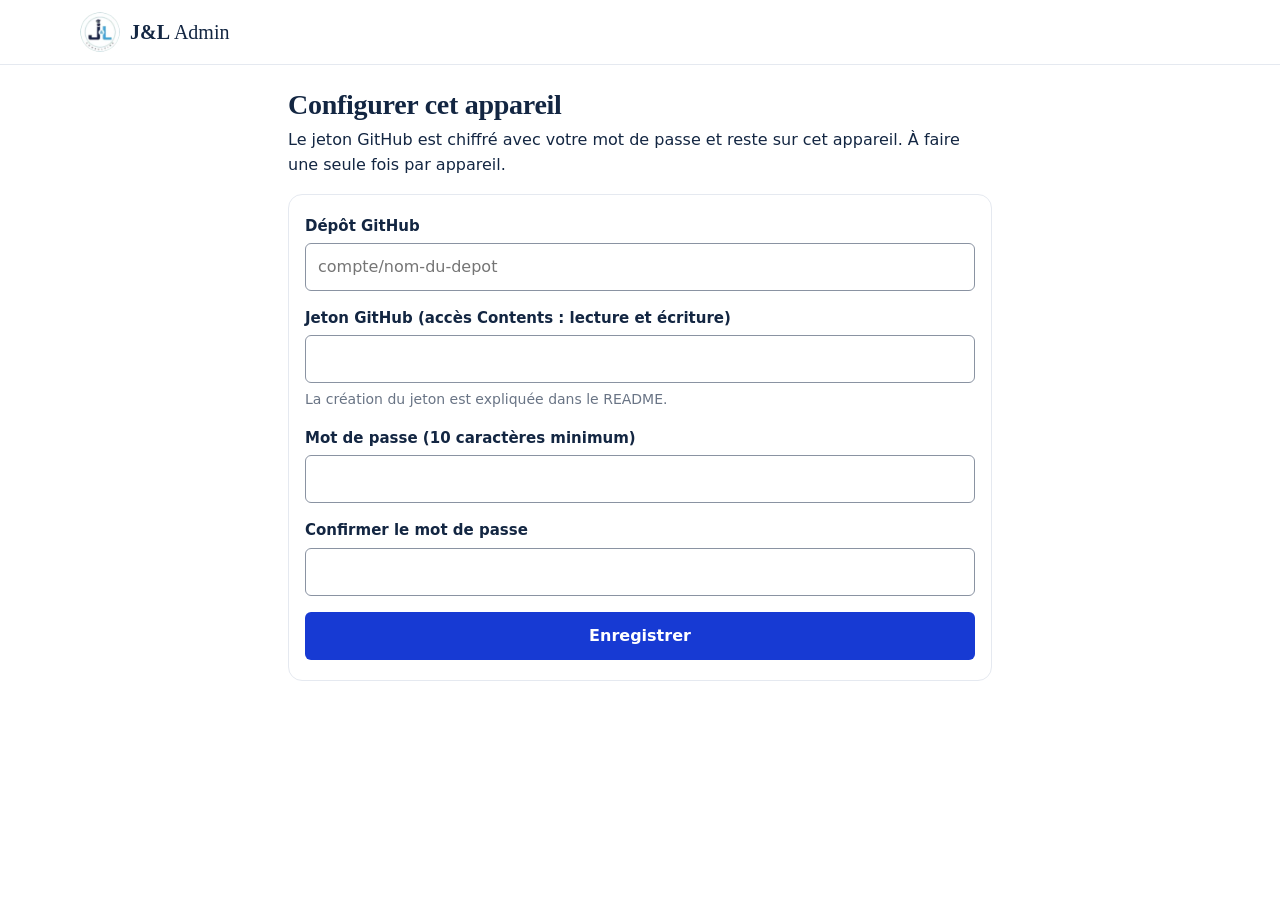
<file: admin.html>
<!doctype html>
<html lang="fr">
<head>
<meta charset="utf-8">
<meta name="viewport" content="width=device-width, initial-scale=1">
<meta http-equiv="Content-Security-Policy" content="default-src 'none'; script-src 'unsafe-inline'; style-src 'self' 'unsafe-inline'; img-src 'self' https://i.ytimg.com; connect-src https://api.github.com; base-uri 'none'; form-action 'none'">
<meta name="robots" content="noindex, nofollow">
<meta name="referrer" content="no-referrer">
<title>Administration | J&amp;L Consulting</title>
<link rel="icon" type="image/png" href="assets/favicon-64.png">
<link rel="stylesheet" href="styles.css">
<style>
  .admin-top { background: #fff; border-bottom: 1px solid var(--line); padding-block: .75rem; }
  .admin-top .wrap { display: flex; align-items: center; justify-content: space-between; gap: 1rem; }
  .admin-main { max-width: 46rem; padding-block: 1.5rem 4rem; }
  .admin-main h1 { font-size: 1.75rem; margin-bottom: .5rem; }
  .admin-main h2 { font-size: 1.35rem; margin-bottom: 1rem; }
  .admin-main section + section { margin-top: 2.5rem; }
  .admin-form { margin-top: 1rem; }
  .admin-form .btn[type="submit"] { width: 100%; }
  .link-btn { min-height: 2.75rem; padding: 0; background: none; border: 0; color: var(--red); font: 600 .9375rem var(--sans); text-decoration: underline; cursor: pointer; }
  .msg { position: sticky; top: .5rem; z-index: 5; margin-bottom: 1rem; padding: .75rem 1rem; background: var(--pale); border-left: 4px solid var(--blue); border-radius: 0 6px 6px 0; box-shadow: 0 2px 8px rgba(16, 39, 86, .2); }
  .msg.err { border-left-color: var(--red); }
  .items { margin-top: 1rem; }
  .item { display: flex; align-items: flex-start; justify-content: space-between; gap: 1rem; padding-block: .875rem; border-bottom: 1px solid var(--line); }
  .item > div { min-width: 0; }
  .item strong { display: block; }
  .item p { font-size: .9375rem; color: var(--muted); }
  .item img { display: block; width: 8rem; aspect-ratio: 16 / 9; object-fit: cover; margin-bottom: .375rem; border-radius: 4px; }
  .empty { margin-top: .75rem; color: var(--muted); }
  .hint { margin-top: .375rem; font-size: .875rem; color: var(--muted); }
</style>
</head>
<body>
<header class="admin-top">
  <div class="wrap">
    <span class="brand">
      <img src="assets/logo-96.webp" width="40" height="40" alt="">
      <span class="brand-name">J&amp;L <span>Admin</span></span>
    </span>
    <button class="btn btn-small btn-line" id="lock" type="button" hidden>Verrouiller</button>
  </div>
</header>

<main class="wrap admin-main">
  <p class="msg" id="msg" role="status" hidden></p>

  <div id="v-login" hidden>
    <h1>Connexion</h1>
    <form class="card form admin-form" id="f-login">
      <div class="field">
        <label for="l-pass">Mot de passe</label>
        <input id="l-pass" type="password" required autocomplete="current-password">
      </div>
      <button class="btn btn-blue" type="submit">Se connecter</button>
    </form>
    <button class="link-btn" id="forget" type="button">Mot de passe oublié : reconfigurer cet appareil</button>
  </div>

  <div id="v-setup" hidden>
    <h1>Configurer cet appareil</h1>
    <p>Le jeton GitHub est chiffré avec votre mot de passe et reste sur cet appareil. À faire une seule fois par appareil.</p>
    <form class="card form admin-form" id="f-setup">
      <div class="field">
        <label for="s-repo">Dépôt GitHub</label>
        <input id="s-repo" required placeholder="compte/nom-du-depot" autocomplete="off" autocapitalize="off" spellcheck="false">
      </div>
      <div class="field">
        <label for="s-token">Jeton GitHub (accès Contents : lecture et écriture)</label>
        <input id="s-token" type="password" required autocomplete="off" spellcheck="false">
        <p class="hint">La création du jeton est expliquée dans le README.</p>
      </div>
      <div class="field">
        <label for="s-pass">Mot de passe (10 caractères minimum)</label>
        <input id="s-pass" type="password" required minlength="10" autocomplete="new-password">
      </div>
      <div class="field">
        <label for="s-pass2">Confirmer le mot de passe</label>
        <input id="s-pass2" type="password" required minlength="10" autocomplete="new-password">
      </div>
      <button class="btn btn-blue" type="submit">Enregistrer</button>
    </form>
  </div>

  <div id="v-app" hidden>
    <section>
      <h2>Ajouter un témoignage</h2>
      <p class="hint">Publiez un témoignage seulement avec l'accord de la personne.</p>
      <form class="card form admin-form" id="f-testimonial">
        <div class="field">
          <label for="t-name">Nom</label>
          <input id="t-name" required maxlength="60">
        </div>
        <div class="field">
          <label for="t-country">Pays</label>
          <input id="t-country" required maxlength="40" list="pays-liste">
          <datalist id="pays-liste">
            <option value="France"><option value="Italie"><option value="Espagne"><option value="Canada"><option value="Brésil"><option value="Albanie"><option value="Chine">
          </datalist>
        </div>
        <div class="field">
          <label for="t-text">Avis</label>
          <textarea id="t-text" required maxlength="600"></textarea>
        </div>
        <button class="btn btn-blue" type="submit">Publier le témoignage</button>
      </form>
      <div class="items" id="list-testimonials"></div>
    </section>

    <section>
      <h2>Ajouter une vidéo YouTube</h2>
      <form class="card form admin-form" id="f-video">
        <div class="field">
          <label for="v-url">Lien YouTube</label>
          <input id="v-url" required inputmode="url" placeholder="https://www.youtube.com/watch?v=…" autocomplete="off">
        </div>
        <div class="field">
          <label for="v-title">Titre (facultatif)</label>
          <input id="v-title" maxlength="100">
        </div>
        <button class="btn btn-blue" type="submit">Publier la vidéo</button>
      </form>
      <div class="items" id="list-videos"></div>
    </section>
  </div>

</main>

<script>
(() => {
  'use strict';

  const STORE = 'jl-admin-v1';
  const FILE = 'data/content.json';
  const ITERATIONS = 310000;
  const IDLE_MS = 15 * 60 * 1000;

  const $ = (id) => document.getElementById(id);
  const encoder = new TextEncoder();
  const decoder = new TextDecoder();
  let session = null; // { token, repo, branch } : en mémoire uniquement
  let current = { testimonials: [], videos: [] };
  let idleTimer = null;

  /* Affichage */
  function show(view) {
    ['v-login', 'v-setup', 'v-app'].forEach((v) => { $(v).hidden = v !== view; });
    $('lock').hidden = view !== 'v-app';
  }

  function message(text, isError) {
    const box = $('msg');
    box.textContent = text;
    box.hidden = !text;
    box.className = isError ? 'msg err' : 'msg';
  }

  /* Encodage */
  function bytesToB64(bytes) {
    let bin = '';
    bytes.forEach((b) => { bin += String.fromCharCode(b); });
    return btoa(bin);
  }
  const b64ToBytes = (b64) => Uint8Array.from(atob(b64.replace(/\s/g, '')), (c) => c.charCodeAt(0));

  /* Stockage local du jeton chiffré */
  function readStore() {
    try { return JSON.parse(localStorage.getItem(STORE)); } catch (e) { return null; }
  }

  async function deriveKey(password, salt) {
    const base = await crypto.subtle.importKey('raw', encoder.encode(password), 'PBKDF2', false, ['deriveKey']);
    return crypto.subtle.deriveKey(
      { name: 'PBKDF2', salt, iterations: ITERATIONS, hash: 'SHA-256' },
      base, { name: 'AES-GCM', length: 256 }, false, ['encrypt', 'decrypt']
    );
  }

  async function saveSecret(password, repo, branch, token) {
    const salt = crypto.getRandomValues(new Uint8Array(16));
    const iv = crypto.getRandomValues(new Uint8Array(12));
    const key = await deriveKey(password, salt);
    const data = new Uint8Array(await crypto.subtle.encrypt({ name: 'AES-GCM', iv }, key, encoder.encode(token)));
    localStorage.setItem(STORE, JSON.stringify({
      repo, branch, salt: bytesToB64(salt), iv: bytesToB64(iv), data: bytesToB64(data)
    }));
  }

  async function openSecret(password, stored) {
    const key = await deriveKey(password, b64ToBytes(stored.salt));
    const plain = await crypto.subtle.decrypt(
      { name: 'AES-GCM', iv: b64ToBytes(stored.iv) }, key, b64ToBytes(stored.data)
    );
    return decoder.decode(plain);
  }

  /* API GitHub */
  async function github(token, url, options) {
    const res = await fetch('https://api.github.com/' + url, Object.assign({ cache: 'no-store' }, options, {
      headers: {
        Accept: 'application/vnd.github+json',
        Authorization: 'Bearer ' + token,
        'X-GitHub-Api-Version': '2022-11-28'
      }
    }));
    return res;
  }

  function apiError(status) {
    if (status === 401) return 'Jeton GitHub refusé ou expiré. Reconfigurez cet appareil avec un nouveau jeton.';
    if (status === 403) return 'Le jeton n\'a pas le droit d\'écrire dans ce dépôt (permission Contents).';
    if (status === 404) return 'Dépôt introuvable, ou jeton sans accès à ce dépôt.';
    if (status === 409) return 'Le fichier vient de changer sur GitHub. Réessayez.';
    return 'GitHub a répondu avec une erreur ' + status + '. Réessayez.';
  }

  async function loadContent() {
    const res = await github(session.token, 'repos/' + session.repo + '/contents/' + FILE + '?ref=' + encodeURIComponent(session.branch));
    if (res.status === 404) return { data: { testimonials: [], videos: [] }, sha: null };
    if (!res.ok) throw new Error(apiError(res.status));
    const file = await res.json();
    const data = JSON.parse(decoder.decode(b64ToBytes(file.content)));
    return {
      data: {
        testimonials: Array.isArray(data.testimonials) ? data.testimonials : [],
        videos: Array.isArray(data.videos) ? data.videos : []
      },
      sha: file.sha
    };
  }

  /* Relit toujours la dernière version avant d'écrire, pour ne rien écraser. */
  async function publish(change, commitMessage) {
    message('Publication en cours…');
    try {
      const latest = await loadContent();
      change(latest.data);
      const body = {
        message: commitMessage,
        branch: session.branch,
        content: bytesToB64(encoder.encode(JSON.stringify(latest.data, null, 2) + '\n'))
      };
      if (latest.sha) body.sha = latest.sha;
      const res = await github(session.token, 'repos/' + session.repo + '/contents/' + FILE, {
        method: 'PUT',
        body: JSON.stringify(body)
      });
      if (!res.ok) throw new Error(apiError(res.status));
      current = latest.data;
      render();
      message('Publié. Le site sera à jour dans quelques minutes.');
      return true;
    } catch (err) {
      message(err instanceof TypeError ? 'Connexion à GitHub impossible. Vérifiez votre réseau.' : err.message, true);
      return false;
    }
  }

  /* Listes */
  function make(tag, text) {
    const node = document.createElement(tag);
    if (text) node.textContent = text;
    return node;
  }

  function row(content, label, onDelete) {
    const item = make('div');
    item.className = 'item';
    const del = make('button', 'Supprimer');
    del.type = 'button';
    del.className = 'link-btn';
    del.setAttribute('aria-label', 'Supprimer ' + label);
    del.addEventListener('click', () => {
      if (window.confirm('Supprimer ' + label + ' du site ?')) onDelete();
    });
    item.append(content, del);
    return item;
  }

  function render() {
    const tList = $('list-testimonials');
    tList.replaceChildren();
    current.testimonials.forEach((t) => {
      const box = make('div');
      box.append(make('strong', t.name + ' · ' + t.country), make('p', t.text));
      tList.appendChild(row(box, 'le témoignage de ' + t.name, () => publish((d) => {
        d.testimonials = d.testimonials.filter((x) => x.id !== t.id);
      }, 'Admin : suppression du témoignage de ' + t.name)));
    });
    if (!current.testimonials.length) {
      const none = make('p', 'Aucun témoignage publié.');
      none.className = 'empty';
      tList.appendChild(none);
    }

    const vList = $('list-videos');
    vList.replaceChildren();
    current.videos.forEach((v) => {
      const box = make('div');
      const img = make('img');
      img.src = 'https://i.ytimg.com/vi/' + encodeURIComponent(v.id) + '/mqdefault.jpg';
      img.alt = '';
      box.append(img, make('strong', v.title || 'Sans titre'));
      vList.appendChild(row(box, 'la vidéo ' + (v.title || v.id), () => publish((d) => {
        d.videos = d.videos.filter((x) => x.id !== v.id);
      }, 'Admin : suppression de la vidéo ' + v.id)));
    });
    if (!current.videos.length) {
      const none = make('p', 'Aucune vidéo publiée.');
      none.className = 'empty';
      vList.appendChild(none);
    }
  }

  function youtubeId(input) {
    const value = input.trim();
    if (/^[\w-]{11}$/.test(value)) return value;
    try {
      const url = new URL(value);
      const host = url.hostname.replace(/^(www|m|music)\./, '');
      let id = null;
      if (host === 'youtu.be') id = url.pathname.split('/')[1];
      else if (host === 'youtube.com' || host === 'youtube-nocookie.com') {
        id = url.searchParams.get('v') || (url.pathname.match(/^\/(?:embed|shorts|live)\/([\w-]{11})/) || [])[1];
      }
      return /^[\w-]{11}$/.test(id || '') ? id : null;
    } catch (e) {
      return null;
    }
  }

  /* Session */
  function resetIdle() {
    clearTimeout(idleTimer);
    idleTimer = setTimeout(lock, IDLE_MS);
  }

  function lock() {
    clearTimeout(idleTimer);
    session = null;
    current = { testimonials: [], videos: [] };
    $('list-testimonials').replaceChildren();
    $('list-videos').replaceChildren();
    message('');
    show('v-login');
  }

  async function enter(token, stored) {
    session = { token, repo: stored.repo, branch: stored.branch };
    show('v-app');
    resetIdle();
    message('Chargement…');
    try {
      current = (await loadContent()).data;
      render();
      message('');
    } catch (err) {
      message(err instanceof TypeError ? 'Connexion à GitHub impossible. Vérifiez votre réseau.' : err.message, true);
    }
  }

  ['pointerdown', 'keydown'].forEach((type) => {
    document.addEventListener(type, () => { if (session) resetIdle(); });
  });

  $('lock').addEventListener('click', lock);

  $('forget').addEventListener('click', () => {
    if (!window.confirm('Effacer le jeton de cet appareil ? Il faudra saisir de nouveau un jeton GitHub valide.')) return;
    localStorage.removeItem(STORE);
    message('');
    show('v-setup');
  });

  $('f-login').addEventListener('submit', async (e) => {
    e.preventDefault();
    const stored = readStore();
    message('Vérification…');
    let token;
    try {
      token = await openSecret($('l-pass').value, stored);
    } catch (err) {
      message('Mot de passe incorrect.', true);
      return;
    }
    $('l-pass').value = '';
    enter(token, stored);
  });

  $('f-setup').addEventListener('submit', async (e) => {
    e.preventDefault();
    const repo = $('s-repo').value.trim().replace(/^https:\/\/github\.com\//, '').replace(/\/$/, '');
    const token = $('s-token').value.trim();
    if ($('s-pass').value !== $('s-pass2').value) {
      message('Les deux mots de passe ne correspondent pas.', true);
      return;
    }
    if (!/^[\w.-]+\/[\w.-]+$/.test(repo)) {
      message('Indiquez le dépôt au format compte/nom-du-depot.', true);
      return;
    }
    message('Vérification du jeton…');
    try {
      const res = await github(token, 'repos/' + repo);
      if (!res.ok) throw new Error(apiError(res.status));
      const info = await res.json();
      await saveSecret($('s-pass').value, repo, info.default_branch, token);
      e.target.reset();
      enter(token, readStore());
    } catch (err) {
      message(err instanceof TypeError ? 'Connexion à GitHub impossible. Vérifiez votre réseau.' : err.message, true);
    }
  });

  $('f-testimonial').addEventListener('submit', async (e) => {
    e.preventDefault();
    const entry = {
      id: Date.now().toString(36),
      name: $('t-name').value.trim(),
      country: $('t-country').value.trim(),
      text: $('t-text').value.trim()
    };
    if (!entry.name || !entry.country || !entry.text) {
      message('Renseignez le nom, le pays et l\'avis.', true);
      return;
    }
    const ok = await publish((d) => { d.testimonials.unshift(entry); }, 'Admin : témoignage de ' + entry.name);
    if (ok) e.target.reset();
  });

  $('f-video').addEventListener('submit', async (e) => {
    e.preventDefault();
    const id = youtubeId($('v-url').value);
    if (!id) {
      message('Ce lien YouTube n\'est pas reconnu.', true);
      return;
    }
    const title = $('v-title').value.trim();
    const ok = await publish((d) => {
      d.videos = d.videos.filter((x) => x.id !== id);
      d.videos.unshift({ id, title });
    }, 'Admin : vidéo ' + id);
    if (ok) e.target.reset();
  });

  /* Démarrage */
  if (!window.crypto || !crypto.subtle) {
    message('Ouvrez cette page en HTTPS : le chiffrement n\'est pas disponible ici.', true);
    return;
  }
  show(readStore() ? 'v-login' : 'v-setup');
})();
</script>
</body>
</html>
</file>
<file: styles.css>
/* J&L Consulting : feuille de style mobile-first, sans police ni image externes. */
:root {
  --blue: #173ad3;
  --blue-hover: #0e2ba9;
  --navy: #102756;
  --ink: #132642;
  --muted: #697485;
  --line: #e5e9f0;
  --pale: #f1f5fd;
  --soft: #eff3fc;
  --on-navy: #bdc9df;
  --field: #8a93a2;
  --green: #285d3b;
  --yellow: #f6cd39;
  --red: #c92f40;
  --serif: Georgia, "Noto Serif", Cambria, "Times New Roman", serif;
  --sans: system-ui, -apple-system, "Segoe UI", Roboto, "Helvetica Neue", Arial, sans-serif;
  --mono: ui-monospace, "SF Mono", Menlo, Consolas, "Roboto Mono", monospace;
  color-scheme: light;
}

*, *::before, *::after { box-sizing: border-box; }
[hidden] { display: none !important; }
html { -webkit-text-size-adjust: 100%; scroll-behavior: smooth; }
@media (prefers-reduced-motion: reduce) { html { scroll-behavior: auto; } }
::selection { background: #d8e2ff; color: var(--navy); }

body {
  margin: 0;
  background: #fff;
  color: var(--ink);
  font: 400 1rem/1.55 var(--sans);
  overflow-wrap: break-word;
}

h1, h2, h3, h4, p, ul, ol, figure, blockquote { margin: 0; }
ul, ol { padding: 0; list-style: none; }
h1, h2 { font-family: var(--serif); font-weight: 700; line-height: 1.12; letter-spacing: -.01em; }
h1 { font-size: clamp(2.1rem, 8.5vw, 3.6rem); }
h2 { font-size: clamp(1.7rem, 6vw, 2.5rem); }
h3 { font-size: 1.15rem; line-height: 1.3; }
a { color: inherit; }
code { font-family: var(--mono); font-size: .95em; }
small { font-size: .85em; font-weight: 400; }

:focus-visible { outline: 3px solid var(--blue); outline-offset: 2px; }
.band-dark :focus-visible, .board :focus-visible, .site-footer :focus-visible { outline-color: #fff; }
.fiche :focus-visible { outline-color: var(--blue); }
.tabs button:focus-visible { outline-offset: -5px; }
.tabs button[aria-selected="true"]:focus-visible { outline-color: var(--blue); }

.sprite { position: absolute; }
.wrap { width: 100%; max-width: 72rem; margin-inline: auto; padding-inline: 1rem; }
.narrow { max-width: 46rem; }
.small { font-size: .875rem; color: var(--muted); }
.intro { max-width: 40rem; margin-top: .75rem; font-size: 1.05rem; color: var(--muted); }
.note { margin-top: 1rem; font-size: .875rem; color: var(--muted); }

.skip { position: absolute; left: -999px; top: 0; z-index: 30; padding: .75rem 1rem; background: var(--blue); color: #fff; }
.skip:focus { left: 0; }

/* Boutons */
.btn {
  display: inline-flex; align-items: center; justify-content: center; gap: .5rem;
  min-height: 3rem; padding: .625rem 1.25rem;
  border: 2px solid transparent; border-radius: 6px;
  font: 600 1rem/1.2 var(--sans); text-align: center; text-decoration: none;
  cursor: pointer;
}
.btn-small { min-height: 2.75rem; padding: .375rem .875rem; font-size: .9375rem; }
.btn-blue { background: var(--blue); color: #fff; }
.btn-blue:hover { background: var(--blue-hover); }
.btn-line { border-color: var(--blue); color: var(--blue); background: transparent; }
.btn-line:hover { background: var(--pale); }
.ico { flex: none; width: 1.25rem; height: 1.25rem; }

/* En-tête */
.site-header { background: #fff; border-bottom: 1px solid var(--line); color: var(--ink); }
.header-row { display: flex; flex-wrap: wrap; align-items: center; justify-content: space-between; gap: 0 1rem; padding-block: .5rem 0; }
.brand { display: flex; align-items: center; gap: .625rem; font: 700 1.25rem/1 var(--serif); color: var(--ink); text-decoration: none; }
.brand img { flex: none; border-radius: 50%; }
.brand-name span { font-weight: 400; }
.nav {
  order: 3; display: flex; gap: 1.125rem; width: 100%; margin-top: .25rem;
  overflow-x: auto; scrollbar-width: none; white-space: nowrap;
}
.nav::-webkit-scrollbar { display: none; }
.nav a { display: inline-flex; align-items: center; min-height: 2.75rem; font-size: .9375rem; color: var(--ink); text-decoration: none; }
.nav a:hover { color: var(--blue); }

/* Accueil et tableau des départs */
.hero { background: #fff; padding-block: 1.5rem 3rem; }
.hero-grid { display: grid; gap: 2.25rem; }
.eyebrow { margin-bottom: .75rem; font: 500 .8125rem/1.3 var(--mono); letter-spacing: .04em; color: var(--blue); }
.lede { margin-top: 1rem; max-width: 34rem; font-size: 1.1rem; color: var(--muted); }
.actions { display: flex; flex-wrap: wrap; gap: .75rem; margin-top: 1.5rem; }

.hero-visual { display: grid; justify-items: center; min-width: 0; }
.people-hero { display: block; width: min(100%, 26rem); height: auto; margin-bottom: -1px; }
.board { width: 100%; background: var(--navy); border-radius: 14px; padding: .75rem; color: #fff; font-family: var(--mono); }
.board-head { display: flex; justify-content: space-between; gap: 1rem; padding: .25rem .5rem .625rem; font-size: .75rem; letter-spacing: .05em; color: var(--on-navy); text-transform: uppercase; }
.board li + li { margin-top: 2px; }
.board a {
  display: grid; grid-template-columns: 2rem 1fr auto; align-items: center; gap: 0 .5rem;
  min-height: 2.75rem; padding: .25rem .5rem;
  background: rgba(255, 255, 255, .07); border-radius: 4px; color: #fff; text-decoration: none;
}
.board a:hover { background: rgba(255, 255, 255, .14); }
.board .flag { font-family: var(--sans); font-size: 1.125rem; font-weight: 700; color: var(--on-navy); }
.board span { font-weight: 600; }
.board small { color: var(--on-navy); text-align: right; }

/* Sections */
.band { padding-block: 3rem; scroll-margin-top: 1rem; }
.band-alt { --muted: #5f6b7c; background: var(--pale); }
.band-dark { background: #102656; color: #fff; }
.band-dark .intro, .band-dark > .wrap > .note { color: var(--on-navy); }
.band-dark .eyebrow { color: #fff; }
.dest-head { display: flex; flex-wrap: wrap; align-items: flex-end; justify-content: space-between; gap: 1rem 2rem; }
.dest-head > div:first-child { flex: 1 1 18rem; }
.guide { display: flex; align-items: flex-end; gap: .25rem; margin-bottom: -1.5rem; }
.guide img { display: block; width: 6.5rem; height: auto; }
.bubble {
  position: relative; margin-bottom: 3.5rem; padding: .5rem .75rem;
  background: #fff; border-radius: 12px 12px 0 12px; color: var(--navy);
  font-size: .9375rem; font-weight: 600; white-space: nowrap;
}
.sub { margin-top: 2.5rem; font-family: var(--serif); font-size: 1.35rem; }

.services { display: grid; gap: 0; margin-top: 1.5rem; border-top: 1px solid var(--line); }
.services article { padding-block: 1.25rem; border-bottom: 1px solid var(--line); }
.services h3 { margin-bottom: .375rem; }
.services p { color: var(--muted); }

.steps { counter-reset: step; }
.steps li { position: relative; counter-increment: step; padding-left: 2.25rem; }
.steps li + li { margin-top: .75rem; }
.steps li::before {
  content: counter(step); position: absolute; left: 0; top: .05rem;
  width: 1.625rem; height: 1.625rem; border-radius: 50%;
  background: var(--soft); color: var(--blue);
  font: 700 .8125rem/1.625rem var(--mono); text-align: center;
}
.steps-row { margin-top: 1rem; }
.steps-row strong { display: block; }

/* Fiches pays */
.ticket { margin-top: 1.5rem; color: var(--ink); }
.tabs { display: flex; flex-wrap: wrap; gap: .5rem; }
.tabs button {
  display: inline-flex; align-items: center; gap: .375rem;
  min-height: 2.75rem; padding: .375rem .875rem;
  background: rgba(255, 255, 255, .03); border: 1px solid rgba(255, 255, 255, .22); border-radius: 6px;
  color: var(--on-navy); font: 500 .9375rem/1.2 var(--sans); cursor: pointer;
}
.tabs button:hover { color: #fff; background: rgba(255, 255, 255, .1); }
.tabs button[aria-selected="true"] { background: #fff; border-color: #fff; color: var(--navy); font-weight: 600; }

.fiche { display: grid; margin-top: .75rem; background: #fff; border-radius: 14px; overflow: hidden; }
.fiche-text { padding: 1.25rem 1rem 1.5rem; }
.kicker { display: flex; justify-content: space-between; gap: 1rem; margin-bottom: .5rem; font: 600 .75rem/1.4 var(--mono); letter-spacing: .05em; text-transform: uppercase; color: var(--blue); }
.index { flex: none; color: var(--muted); }
.fiche h3 { font: 700 1.5rem/1.2 var(--serif); }
.fiche-text > p:not(.kicker) { color: var(--muted); }
.fiche h3 + p { margin-top: .5rem; }
.fiche h4 { margin: 1.25rem 0 .625rem; font: 600 .8125rem/1.3 var(--mono); letter-spacing: .05em; text-transform: uppercase; color: var(--muted); }

/* Carrousels de photos */
.carousel { position: relative; background: var(--navy); }
.slides { position: relative; display: flex; overflow-x: auto; scroll-snap-type: x mandatory; scrollbar-width: none; }
.slides::-webkit-scrollbar { display: none; }
.slide { flex: 0 0 100%; min-width: 0; scroll-snap-align: start; }
.slide figure { position: relative; }
.slide img { display: block; width: 100%; height: auto; aspect-ratio: 8 / 5; object-fit: cover; }
.slide figcaption {
  position: absolute; left: 0; right: 0; bottom: 0; padding: .5rem 1rem;
  background: rgba(16, 39, 86, .86); color: #fff; font-size: .9375rem; font-weight: 600; line-height: 1.3;
}
.slide figcaption small { display: block; margin-top: .125rem; font-size: .75rem; font-weight: 400; color: #dfe5ef; }
.car-btn {
  position: absolute; display: flex; align-items: center; justify-content: center;
  width: 2.75rem; height: 2.75rem; padding: 0;
  background: rgba(255, 255, 255, .92); border: 0; border-radius: 50%;
  color: var(--navy); font: 700 1.25rem/1 var(--sans); cursor: pointer;
}
.car-btn:hover { background: #fff; color: var(--blue); }
.car-prev, .car-next { top: calc(50% - 3rem); }
.car-prev { left: .5rem; }
.car-next { right: .5rem; }
.car-pause { top: .5rem; right: .5rem; font-size: .875rem; }
.car-count {
  position: absolute; top: .75rem; left: .625rem; padding: .125rem .5rem;
  background: rgba(16, 39, 86, .86); border-radius: 4px; color: #fff; font: 600 .8125rem/1.5 var(--mono);
}

.stub { --muted: #5f6b7c; padding: .25rem 1rem 1.5rem; border-top: 2px dashed #dfe5ef; background: #f5f7fc; }
.stub h4 { margin-top: 1rem; }
.stub > p { margin-top: .875rem; font-size: .9375rem; }
.stub .btn { width: 100%; margin-top: 1.125rem; }
.source { color: var(--muted); }
.ticks li { position: relative; padding-left: 1.375rem; font-size: .9375rem; }
.ticks li + li { margin-top: .375rem; }
.ticks li::before { content: ""; position: absolute; left: .125rem; top: .35rem; width: .5rem; height: .8rem; border: solid var(--blue); border-width: 0 2px 2px 0; transform: rotate(40deg); }

/* Entretiens et questions */
.interview { display: grid; gap: 2rem; }
.interview-side { display: grid; align-content: start; min-width: 0; }
.scene { display: block; width: 100%; height: auto; }
.interview-side .scene { max-width: 22rem; margin-inline: auto; }
.scene-contact { max-width: 24rem; margin-top: 1.5rem; }
.pay-head { display: flex; align-items: flex-end; justify-content: space-between; gap: 1rem; }
.scene-pay { flex: none; display: block; width: 6.5rem; height: auto; margin-bottom: -1.5rem; }
.faq { margin-top: 1.25rem; border-top: 1px solid #dfe5ef; }
.faq details { border-bottom: 1px solid #dfe5ef; }
.faq summary {
  display: flex; align-items: center; justify-content: space-between; gap: 1rem;
  min-height: 3.25rem; padding-block: .625rem;
  font-weight: 600; cursor: pointer; list-style: none;
}
.faq summary::-webkit-details-marker { display: none; }
.faq summary::after { content: "+"; flex: none; font: 400 1.5rem/1 var(--mono); color: var(--blue); }
.faq details[open] summary::after { content: "\2212"; }
.faq details p { padding-bottom: 1rem; color: var(--muted); }

.checklist { --muted: #697485; align-self: start; padding: 1.25rem 1rem; background: #fff; border: 1px solid #dfe5ef; border-radius: 14px; }
.checklist h3 { font: 700 1.3rem/1.2 var(--serif); margin-bottom: .75rem; }
.checklist label { display: flex; align-items: flex-start; gap: .625rem; padding-block: .5rem; cursor: pointer; }
.checklist input { flex: none; width: 1.25rem; height: 1.25rem; margin: .125rem 0 0; accent-color: var(--blue); }
.checklist input:checked + span { color: var(--muted); text-decoration: line-through; }
.checklist .small { margin-top: .75rem; }
.checklist .btn { width: 100%; margin-top: 1rem; }

/* Témoignages et vidéos */
.quotes, .videos { display: grid; gap: 1rem; margin-top: 1.5rem; }
.quote { --muted: #5f6b7c; padding: 1.125rem 1rem; background: var(--pale); border-left: 4px solid var(--blue); border-radius: 0 8px 8px 0; }
.quote blockquote { font: 400 1.0625rem/1.5 var(--serif); }
.quote figcaption { margin-top: .75rem; font-size: .9375rem; font-weight: 600; }
.quote figcaption span { display: block; font: 400 .8125rem/1.4 var(--mono); color: var(--muted); }

.video h3 { margin-top: .5rem; font-size: 1rem; }
.frame { position: relative; display: block; width: 100%; padding: 56.25% 0 0; overflow: hidden; background: var(--navy); border: 0; border-radius: 8px; cursor: pointer; }
.frame img, .frame iframe { position: absolute; inset: 0; width: 100%; height: 100%; border: 0; object-fit: cover; }
.frame .play {
  position: absolute; left: 50%; top: 50%; width: 3.5rem; height: 3.5rem; margin: -1.75rem 0 0 -1.75rem;
  background: var(--blue); border-radius: 50%;
}
.frame .play::after {
  content: ""; position: absolute; left: 1.375rem; top: 1.0625rem;
  border: .6875rem solid transparent; border-left: 1.0625rem solid #fff; border-right: 0;
}

/* Formulaires */
.contact { display: grid; gap: 2rem; }
.direct { display: flex; flex-wrap: wrap; gap: .75rem; margin-block: 1.25rem .875rem; }
.card { --muted: #697485; background: #fff; border: 1px solid var(--line); border-radius: 14px; padding: 1.25rem 1rem; }
.form { display: grid; gap: 1rem; align-self: start; }
.form .btn[type="submit"] { width: 100%; }
.field { min-width: 0; margin: 0; padding: 0; border: 0; }
.field label, .field legend { display: block; margin-bottom: .3125rem; padding: 0; font-size: .9375rem; font-weight: 600; }
.field input:not([type="radio"]), .field select, .field textarea {
  width: 100%; min-height: 3rem; padding: .5rem .75rem;
  background: #fff; border: 1px solid var(--field); border-radius: 6px;
  color: var(--ink); font: 400 1rem/1.4 var(--sans);
}
.field textarea { min-height: 7rem; resize: vertical; }
.seg { display: grid; grid-auto-flow: column; grid-auto-columns: 1fr; gap: .5rem; }
.seg label { margin: 0; cursor: pointer; }
.seg input { position: absolute; opacity: 0; width: 1px; height: 1px; }
.seg span {
  display: flex; align-items: center; justify-content: center; min-height: 3rem;
  border: 1px solid var(--field); border-radius: 6px; font-weight: 500;
}
.seg input:checked + span { background: var(--blue); border-color: var(--blue); color: #fff; }
.seg input:focus-visible + span { outline: 3px solid var(--blue); outline-offset: 2px; }
.status { font-size: .9375rem; }
.status:empty { display: none; }
.status a { font-weight: 600; color: var(--green); }

/* Paiement */
.pay-grid { display: grid; gap: 1rem; margin-block: 1.5rem; }
.momo { --muted: #697485; padding: 1.25rem 1rem; background: #fff; border-top: 6px solid var(--yellow); border-radius: 8px; }
.momo-airtel { border-top-color: var(--red); }
.number { margin-block: .5rem .75rem; font: 700 clamp(1.25rem, 6vw, 1.5rem)/1.2 var(--mono); white-space: nowrap; }
.number-muted { color: var(--muted); font-size: 1.125rem; }
.momo .small { margin-top: .875rem; }

/* Pied de page et bouton flottant */
.site-footer { padding-block: 2rem 5.5rem; background: var(--navy); color: #fff; }
.site-footer .brand { color: #fff; }
.site-footer .small { color: var(--on-navy); }
.site-footer p + p { margin-top: 1rem; }
.fab {
  position: fixed; right: 1rem; bottom: 1rem; z-index: 20;
  display: flex; align-items: center; justify-content: center;
  width: 3.5rem; height: 3.5rem; border-radius: 50%;
  background: var(--green); color: #fff; box-shadow: 0 4px 12px rgba(16, 39, 86, .4);
}
.fab .ico { width: 1.75rem; height: 1.75rem; }

/* Tablette */
@media (min-width: 48rem) {
  .band { padding-block: 4rem; scroll-margin-top: 4.5rem; }
  .site-header { position: sticky; top: 0; z-index: 10; }
  .header-row { flex-wrap: nowrap; padding-block: .5rem; }
  .nav { order: 0; width: auto; margin: 0 auto 0 1.5rem; }
  .services { grid-template-columns: repeat(3, 1fr); gap: 2rem; border-top: 2px solid var(--navy); }
  .services article { border-bottom: 0; }
  .steps-row { display: grid; grid-template-columns: repeat(3, 1fr); gap: 2rem; }
  .steps-row li + li { margin-top: 0; }
  .pay-grid { grid-template-columns: repeat(2, 1fr); }
  .quotes { grid-template-columns: repeat(2, 1fr); }
  .videos { grid-template-columns: repeat(2, 1fr); }
  .form-wide { grid-template-columns: repeat(2, 1fr); padding: 1.5rem; }
  .form-wide h3, .form-wide .btn, .form-wide .small, .form-wide .status, .form-wide noscript { grid-column: 1 / -1; }
  .fiche { grid-template-columns: minmax(0, 1.7fr) minmax(0, 1fr); }
  .fiche-main { min-width: 0; }
  .fiche-text { padding: 1.75rem; }
  .guide img { width: 8.5rem; }
  .bubble { margin-bottom: 5rem; font-size: 1rem; }
  .scene-pay { width: 10rem; }
  .stub { padding: .75rem 1.5rem 1.5rem; border-top: 0; border-left: 2px dashed #dfe5ef; }
}

/* Bureau */
@media (min-width: 64rem) {
  .hero { padding-block: 3.5rem 4.5rem; }
  .hero-grid { grid-template-columns: minmax(0, 1.25fr) minmax(0, 1fr); align-items: center; gap: 3.5rem; }
  .guide { margin-bottom: -5rem; }
  .interview { grid-template-columns: minmax(0, 1.5fr) minmax(0, 1fr); gap: 3.5rem; }
  .contact { grid-template-columns: minmax(0, 1fr) minmax(0, 1fr); gap: 3.5rem; }
  .quotes, .videos { grid-template-columns: repeat(3, 1fr); }
  .footer-row { display: flex; justify-content: space-between; gap: 3rem; }
  .site-footer .small { max-width: 28rem; margin-top: 0; }
}
</file>
